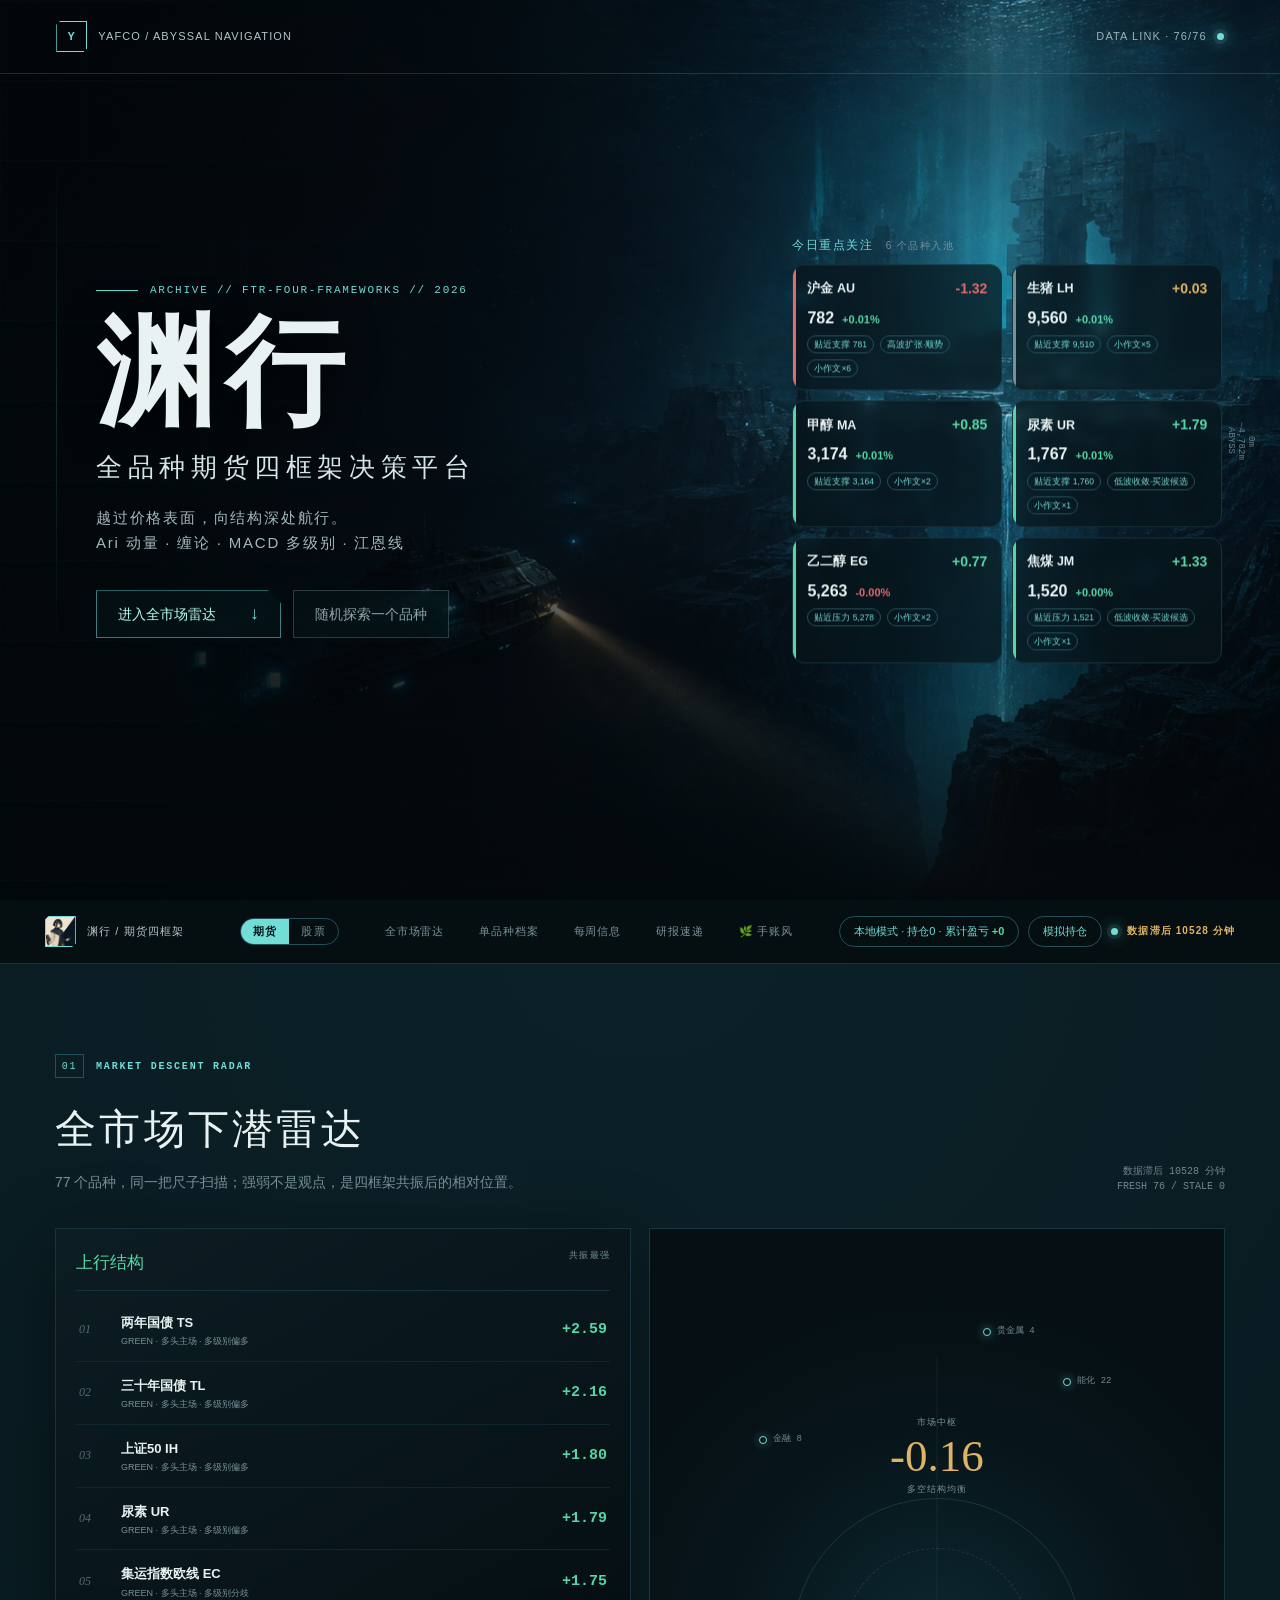
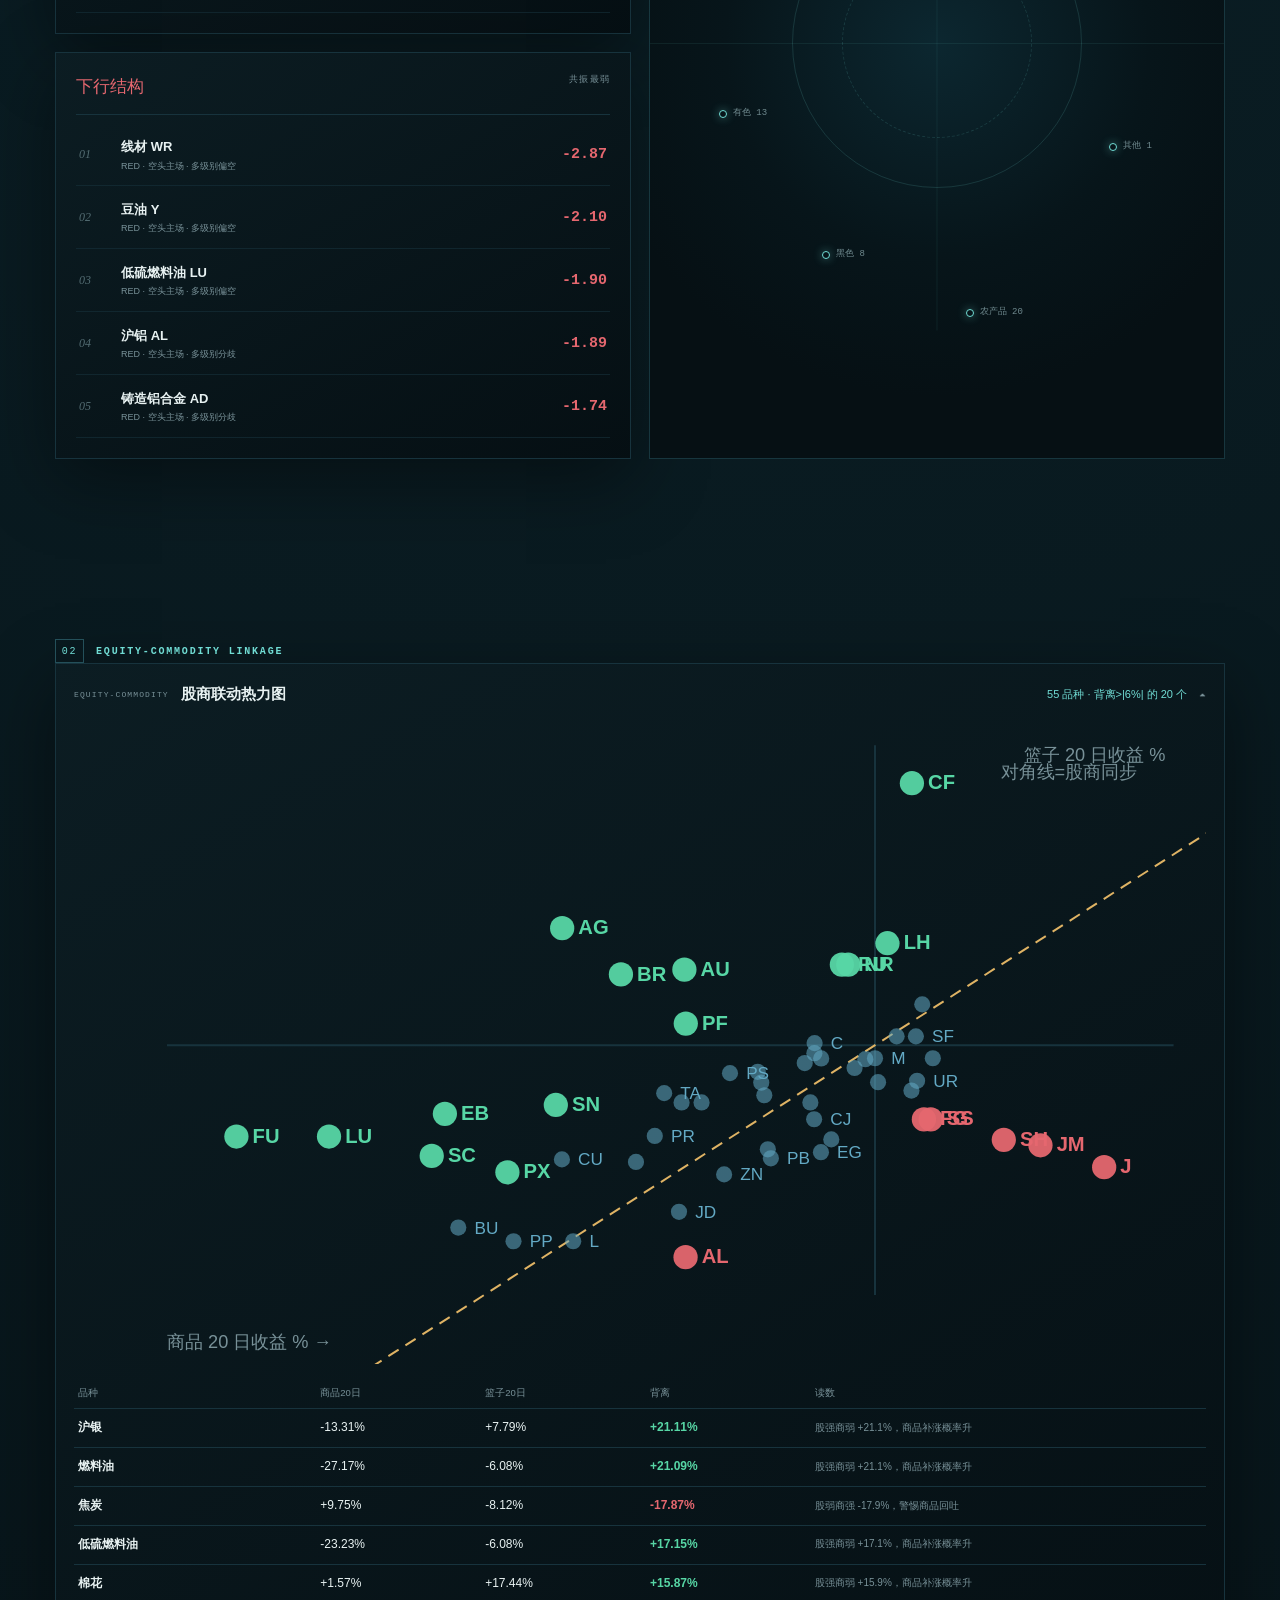
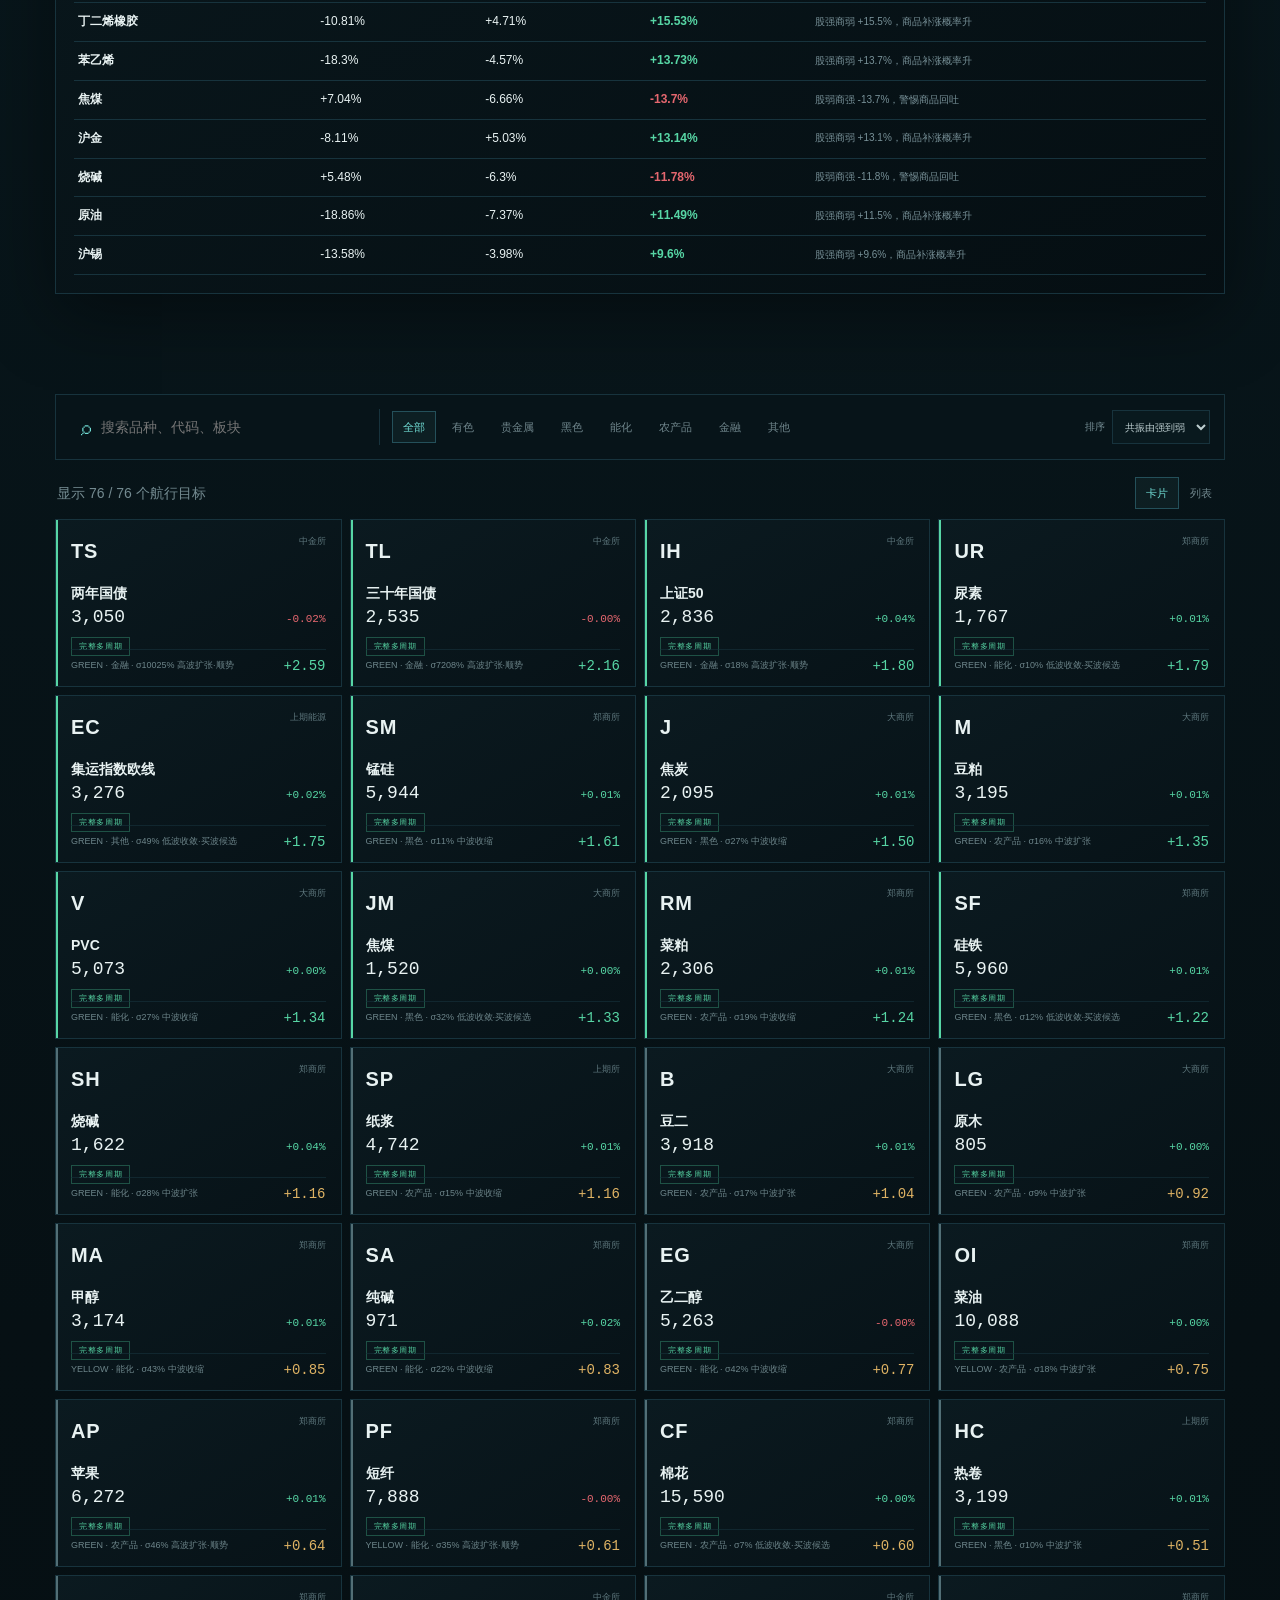
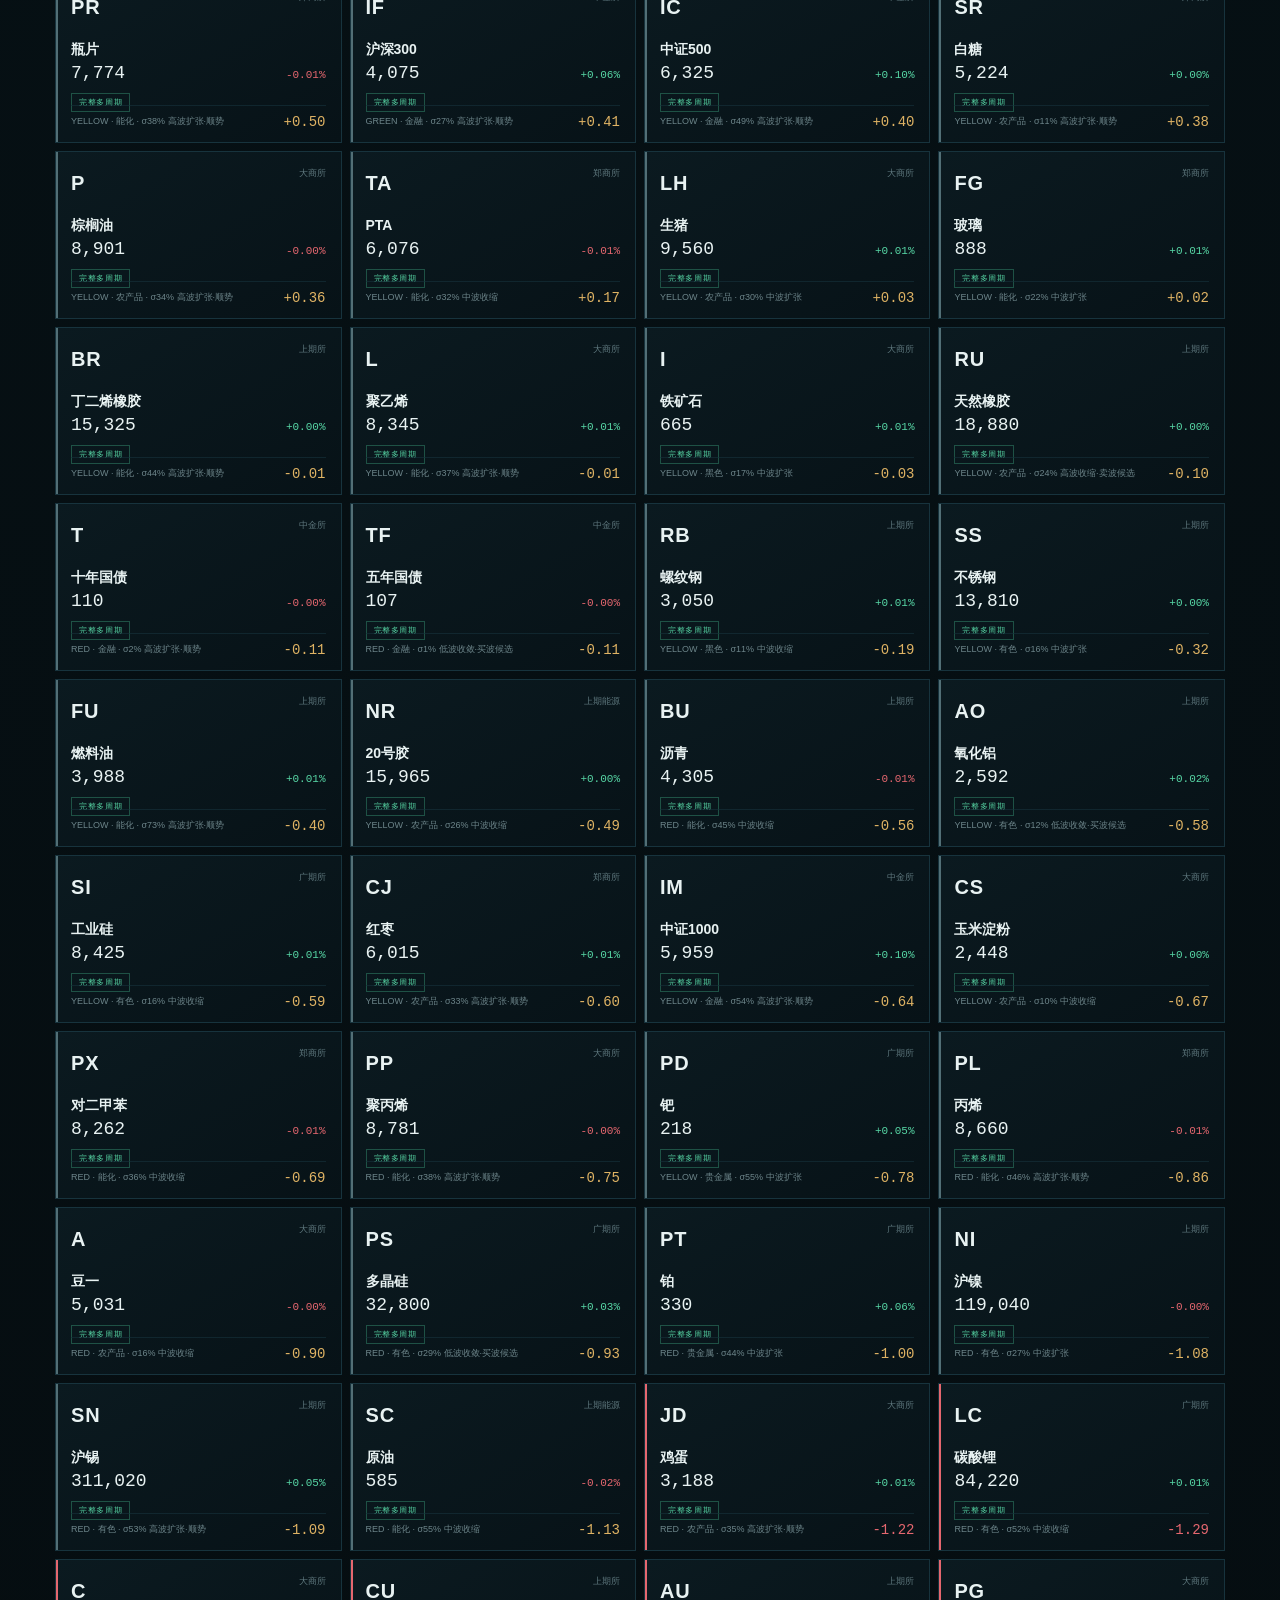
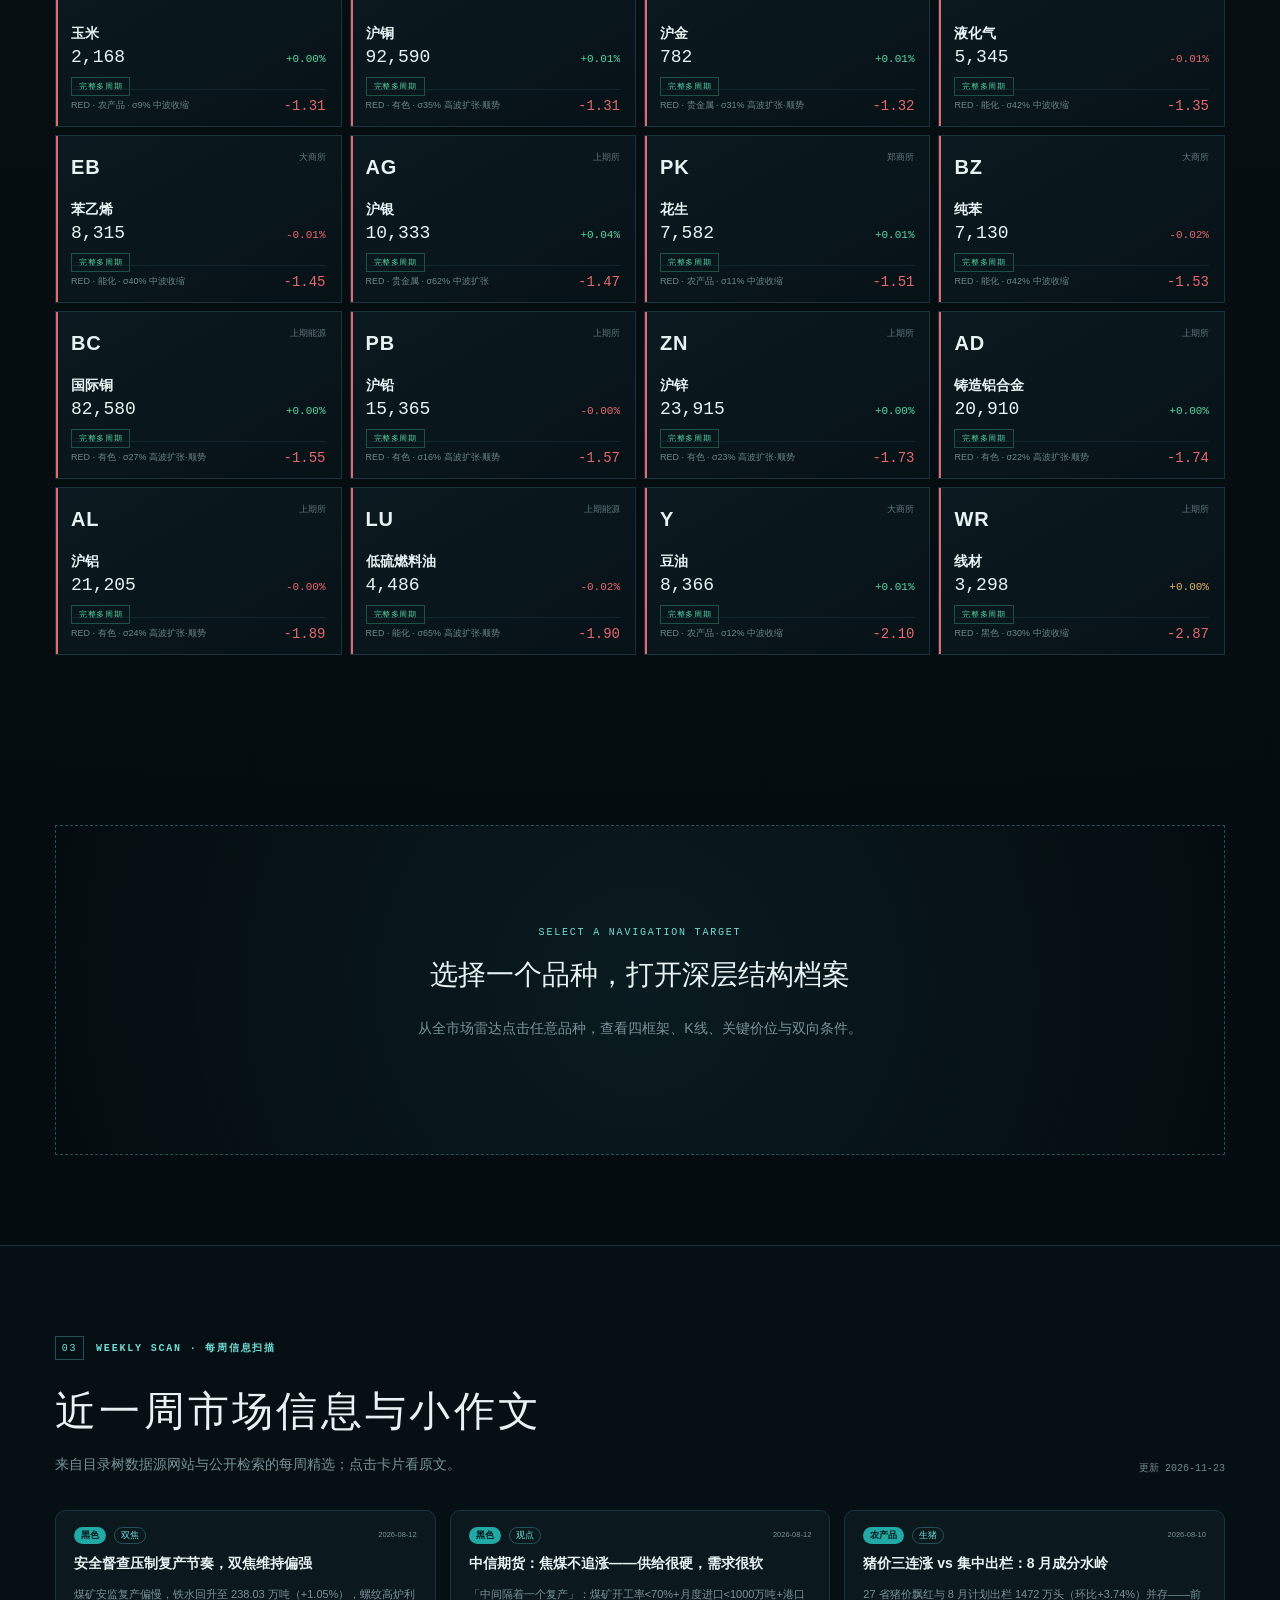
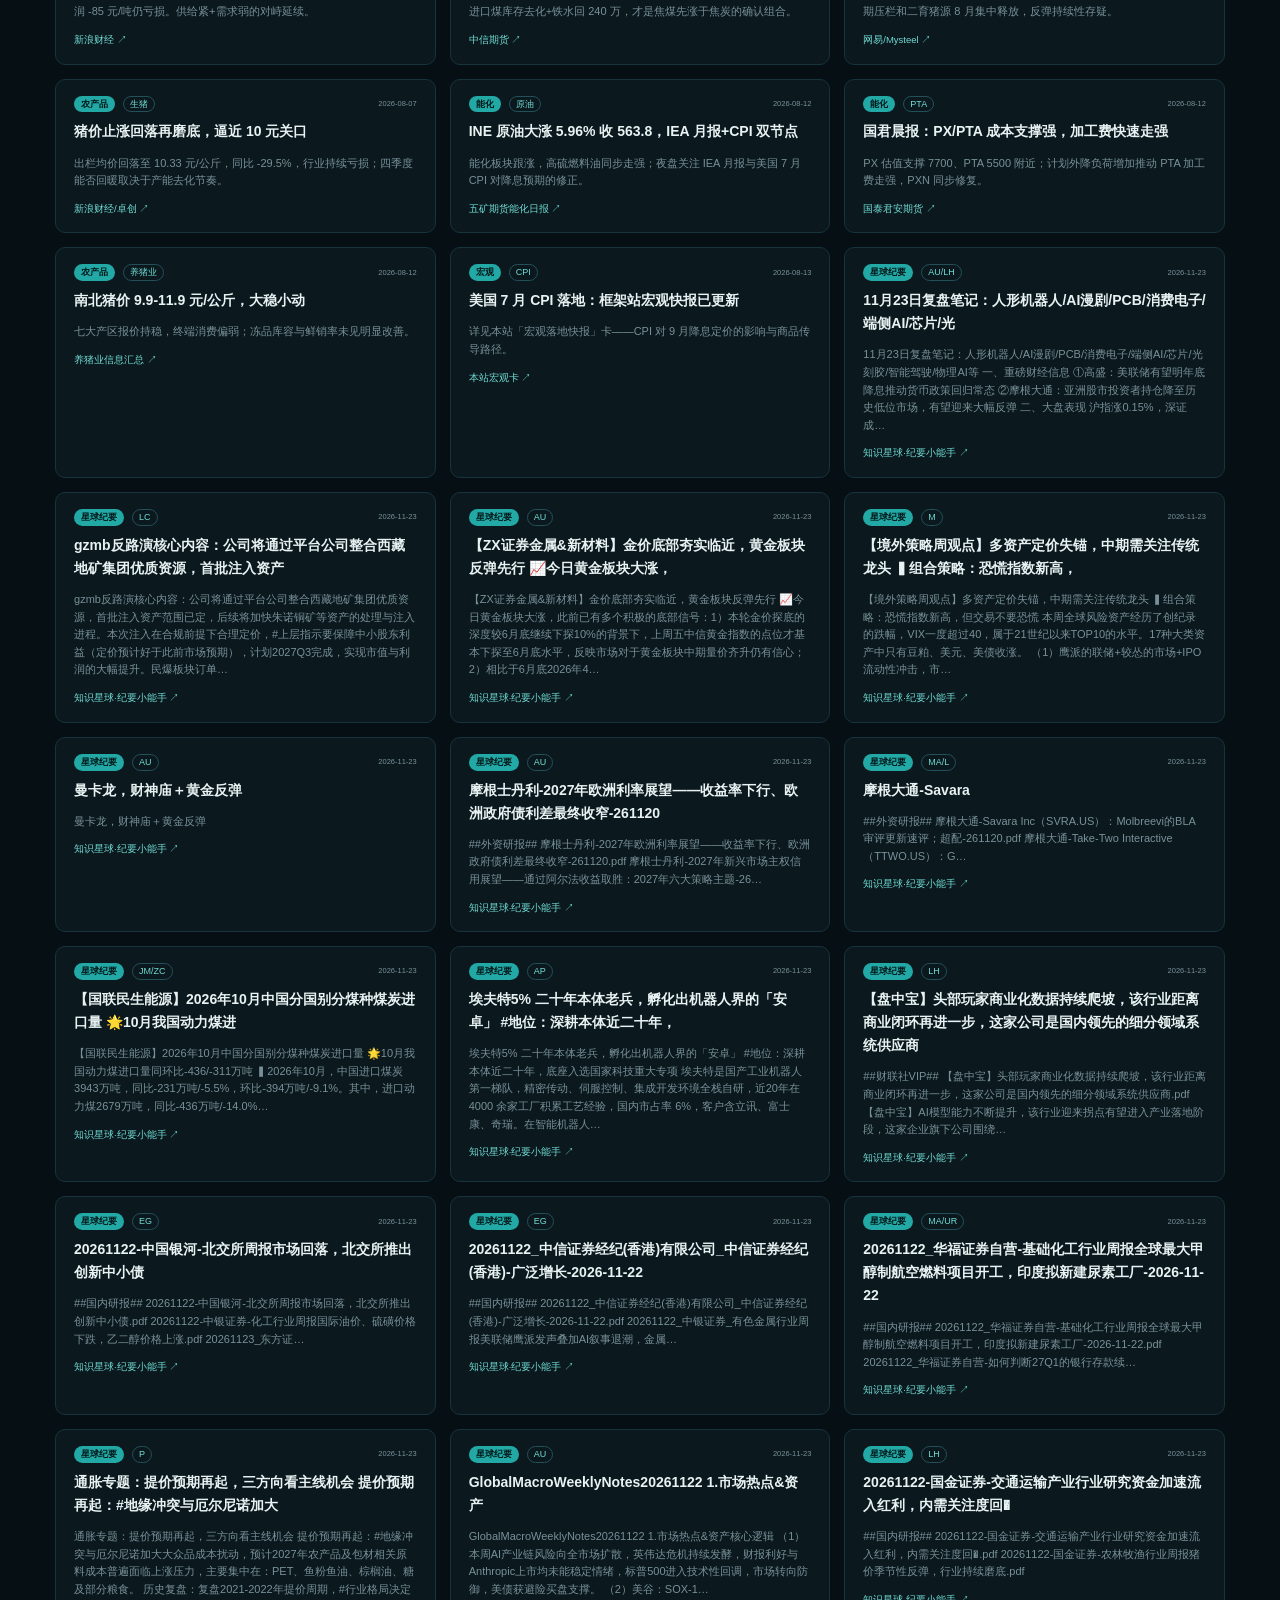
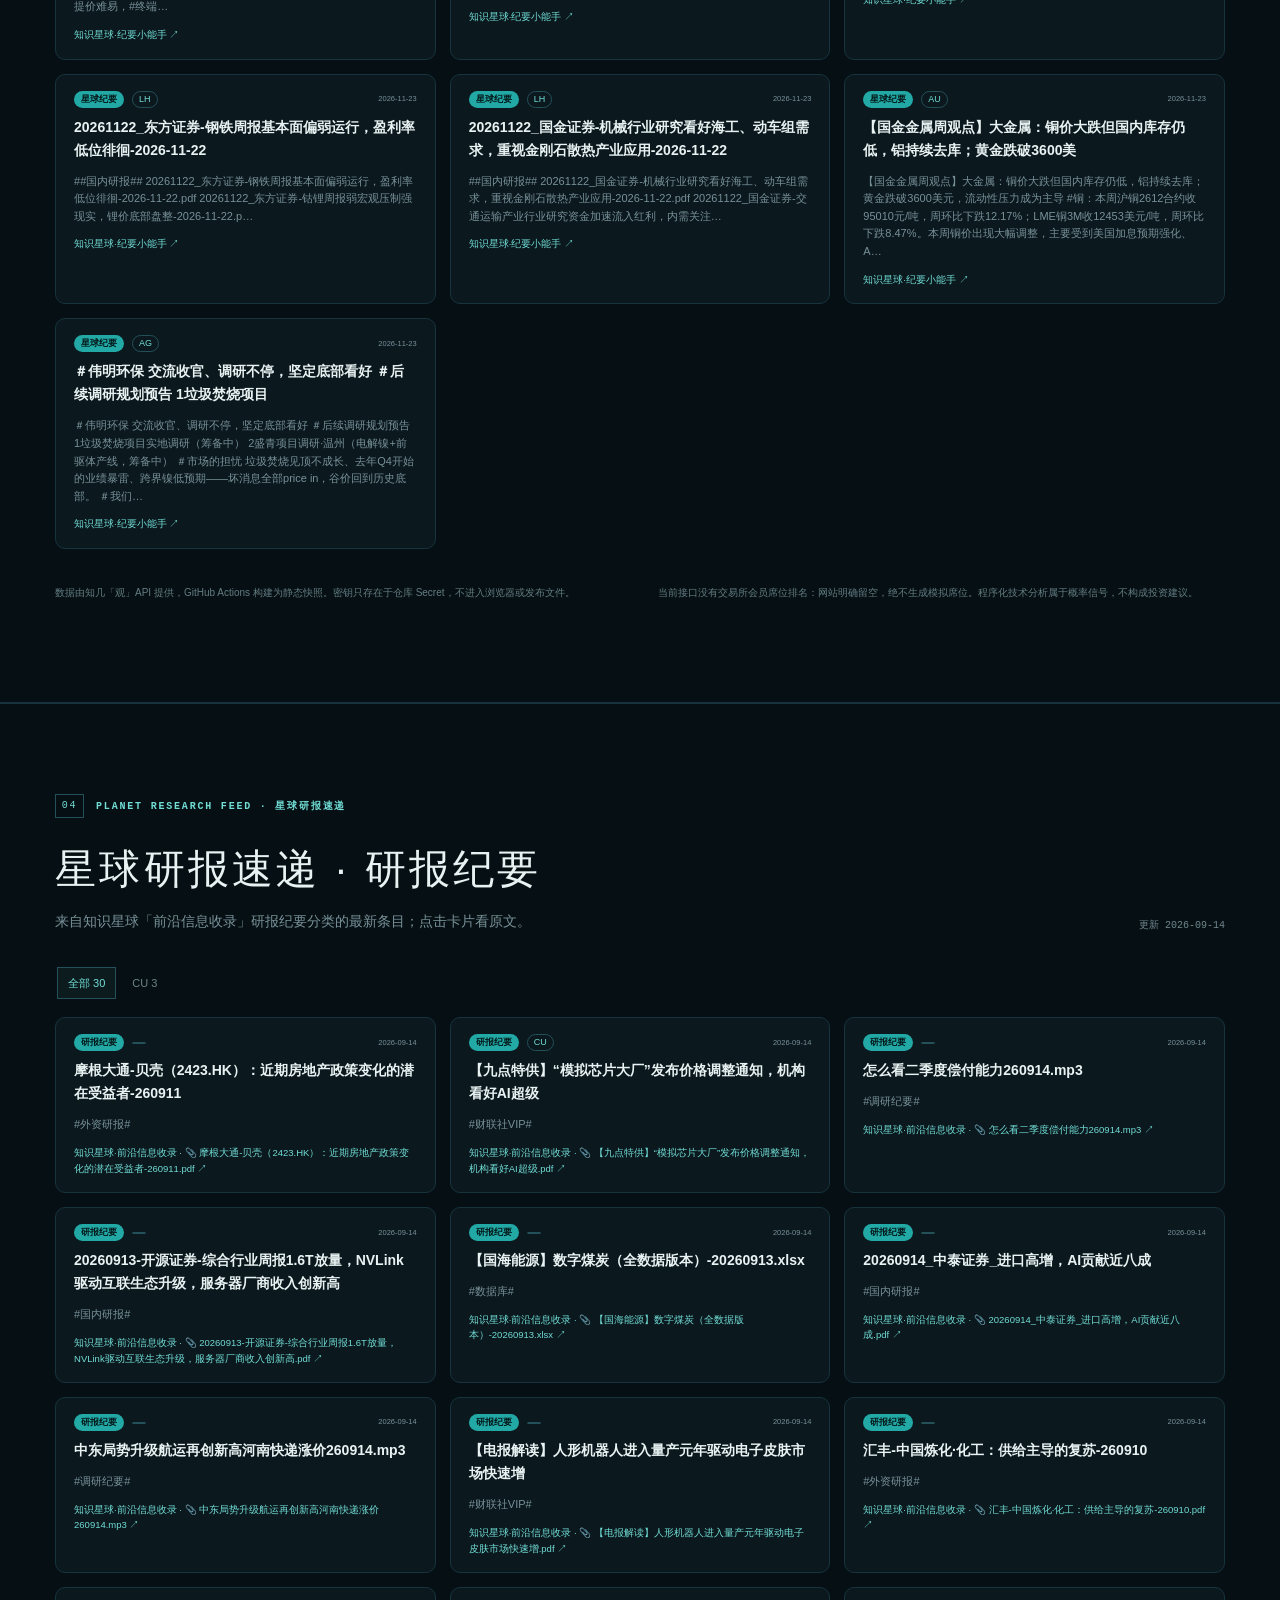
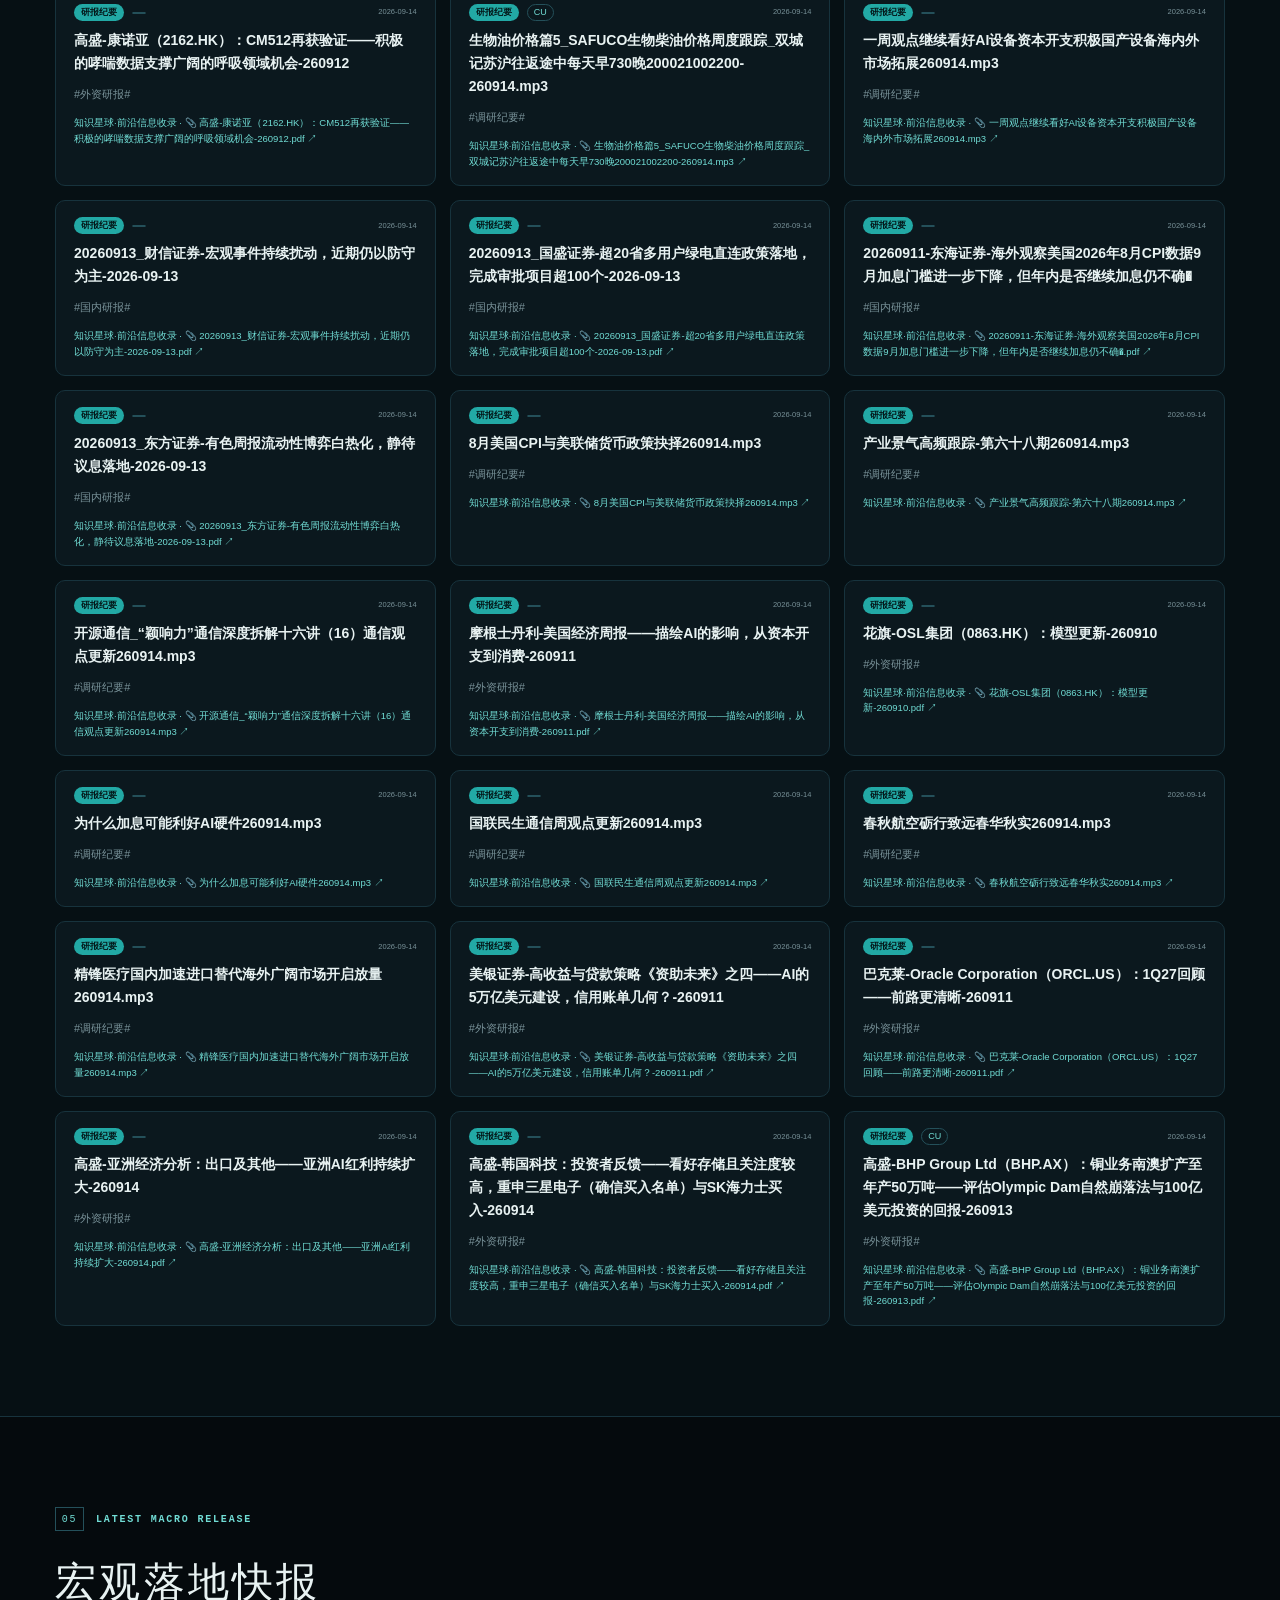
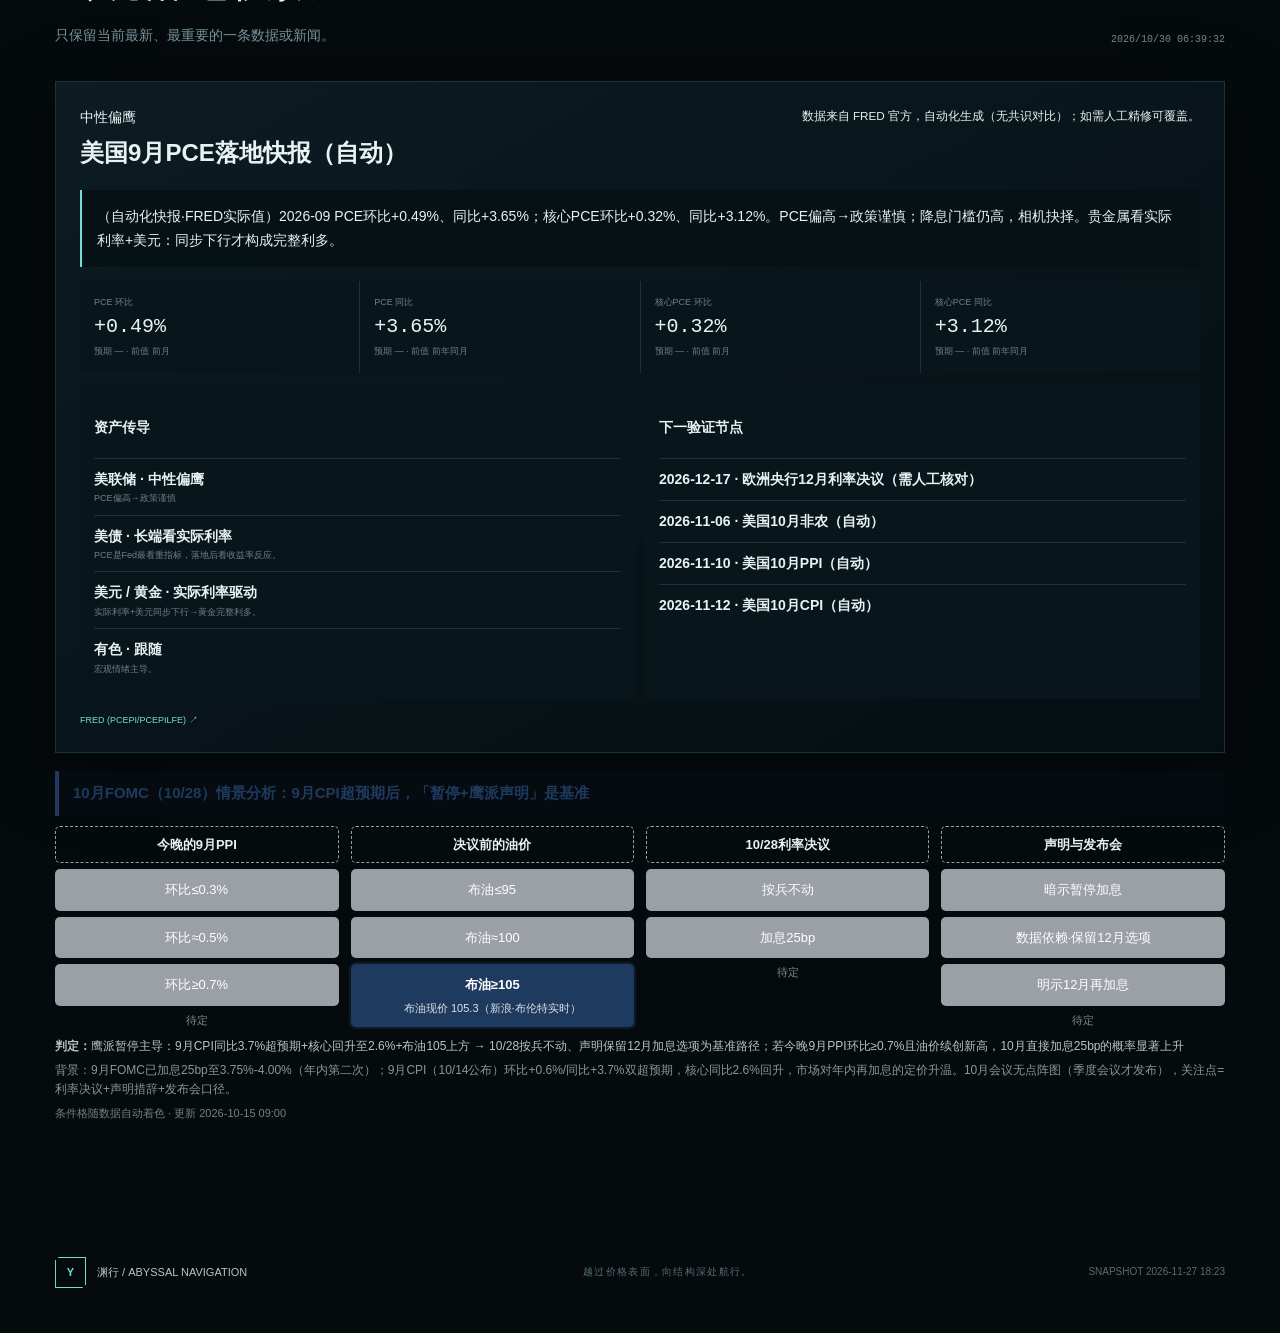
<file: index.html>
<!doctype html>
<html lang="zh-CN">
<head>
  <meta charset="utf-8">
  <meta name="viewport" content="width=device-width, initial-scale=1, viewport-fit=cover">
  <meta name="theme-color" content="#071116">
  <meta name="mobile-web-app-capable" content="yes">
  <meta name="apple-mobile-web-app-capable" content="yes">
  <meta name="apple-mobile-web-app-status-bar-style" content="black-translucent">
  <meta name="apple-mobile-web-app-title" content="渊行">
  <meta name="robots" content="noindex,nofollow,noarchive,nosnippet,noimageindex">
  <meta name="referrer" content="no-referrer">
  <meta http-equiv="Content-Security-Policy" content="default-src 'self'; script-src 'self'; style-src 'self' 'unsafe-inline'; img-src 'self' data:; connect-src 'self'; object-src 'none'; base-uri 'none'; frame-ancestors 'none'; form-action 'self'; upgrade-insecure-requests">
  <meta name="description" content="全品种期货四框架技术决策平台：Ari 动量、缠论、MACD 多级别、江恩线。">
  <title>渊行 · 全品种期货四框架</title>
  <link rel="manifest" href="manifest.webmanifest">
  <link rel="icon" type="image/png" sizes="32x32" href="assets/favicon-32.png">
  <link rel="apple-touch-icon" sizes="180x180" href="assets/apple-touch-icon.png">
  <link rel="preload" href="assets/abyss-voyage-cover.png" as="image">
  <link rel="stylesheet" href="styles.css">
  <link rel="stylesheet" href="mobile.css">
  <link rel="stylesheet" href="styles.journal.css">
  <style>
    .data-badge{display:inline-flex;width:max-content;margin-top:10px;padding:3px 7px;border:1px solid;font:8px Consolas,monospace;letter-spacing:.08em}
    .data-badge.official{color:var(--green);border-color:rgba(71,193,146,.35)}
    .data-badge.proxy{color:var(--amber);border-color:rgba(219,186,107,.35)}
    .quality-warning{color:var(--amber)!important}
  </style>
</head>
<body>
  <section class="access-gate" id="accessGate" aria-live="polite">
    <div class="access-box">
      <span>YAFCO / ACCESS CONTROL</span>
      <h1 id="accessTitle">校验航行权限</h1>
      <p id="accessMessage">正在读取北京时间访问窗口……</p>
      <form id="accessForm" class="hidden" autocomplete="off"><input id="accessPassword" type="password" placeholder="输入当前时段密码" maxlength="32" required><button type="submit">进入渊行</button></form>
      <small id="accessSchedule">00:00–07:59 维护 · 08:00–08:59 开放 · 09:00–15:59 / 16:00–23:59 分时鉴权</small>
    </div>
  </section>
  <section class="cover" id="cover">
    <div class="cover-image"></div><div class="cover-vignette"></div><div class="cover-grid"></div>
    <nav class="cover-nav"><a class="identity" href="#cover"><i>Y</i><span>YAFCO / ABYSSAL NAVIGATION</span></a><div><span id="coverStatus">等待数据链路</span><span class="live-signal"></span></div></nav>
    <div class="cover-copy">
      <div class="archive-code">ARCHIVE // FTR-FOUR-FRAMEWORKS // 2026</div>
      <h1><span>渊行</span><small>全品种期货四框架决策平台</small></h1>
      <p>越过价格表面，向结构深处航行。<br>Ari 动量 · 缠论 · MACD 多级别 · 江恩线</p>
      <div class="cover-actions"><a class="enter-button" href="#market"><span>进入全市场雷达</span><b>↓</b></a><button id="coverRandom">随机探索一个品种</button></div>
    </div>
    
    <div class="cover-focus"><div class="cover-focus-title">今日重点关注 <em id="focusTime">—</em></div><div class="cover-focus-pool" id="focusPool"></div></div>
    <div class="depth-scale"><span>0m</span><i></i><span>−4,782m</span><i></i><span>ABYSS</span></div>
  </section>

  <main id="market">
    <header class="site-header">
      <a class="identity" href="#cover"><i><img src="assets/favicon-32.png" alt=""></i><span>渊行 / 期货四框架</span></a><span class="side-switch"><a class="on">期货</a><a href="stocks/">股票</a></span>
      <nav><a href="#radar">全市场雷达</a><a href="#detail">单品种档案</a><a href="#method">每周信息</a><a href="#research">研报速递</a><a href="#" id="themeToggle" title="切换 深渊/手账 风格">🌿 手账风</a></nav>
      <div class="header-actions"><button class="acct-btn" id="acctBtn" type="button">登录 / 注册</button><button class="pos-btn hidden" id="posBtn" type="button">模拟持仓</button><button class="install-app hidden" id="installApp" type="button">安装 App</button><div class="header-state"><span class="live-signal"></span><b id="headerUpdated">载入中</b></div></div>
    </header>

    <section class="overview section" id="radar">
      <div class="section-kicker"><span>01</span><b>MARKET DESCENT RADAR</b></div>
      <div class="section-title"><div><h2>全市场下潜雷达</h2><p>77 个品种，同一把尺子扫描；强弱不是观点，是四框架共振后的相对位置。</p></div><div class="build-state" id="buildState">—</div></div>
      <div class="overview-grid">
        <article class="rank-panel bullish"><header><span>上行结构</span><b>共振最强</b></header><div id="bullRank" class="rank-list"></div></article>
        <article class="market-orbit"><div class="orbit-ring ring-a"></div><div class="orbit-ring ring-b"></div><div class="orbit-core"><span>市场中枢</span><b id="marketBalance">—</b><small id="marketBalanceText">计算中</small></div><div id="sectorDots"></div></article>
        <article class="rank-panel bearish"><header><span>下行结构</span><b>共振最弱</b></header><div id="bearRank" class="rank-list"></div></article>
      </div>
    </section>

    <section class="section" id="divlink">
      <div class="section-kicker"><span>02</span><b>EQUITY-COMMODITY LINKAGE</b></div>
      <details class="div-fold dark-panel" open><summary><span>EQUITY-COMMODITY</span><h3>股商联动热力图</h3><em id="divSummary">—</em></summary>
      <div class="div-chart" id="divChart"></div>
      <div class="div-board-head"><span>品种</span><span>商品20日</span><span>篮子20日</span><span>背离</span><span>读数</span></div>
      <div class="div-board" id="divBoard"></div></details>
    </section>
    <section class="scanner section" id="scanner">
      <div class="scanner-toolbar">
        <div class="search-box"><span>⌕</span><input id="searchInput" placeholder="搜索品种、代码、板块"></div>
        <div class="sector-filters" id="sectorFilters"></div>
        <label class="sort-select"><span>排序</span><select id="sortSelect"><option value="score-desc">共振由强到弱</option><option value="score-asc">共振由弱到强</option><option value="change-desc">涨幅由高到低</option><option value="change-asc">跌幅由高到低</option><option value="symbol">代码顺序</option></select></label>
      </div>
      <div class="scanner-summary"><span id="resultCount">—</span><div><button data-view="cards" class="active">卡片</button><button data-view="table">列表</button></div></div>
      <div id="productGrid" class="product-grid"></div>
      <div id="productTable" class="product-table hidden"></div>
    </section>

    <section class="detail section" id="detail">
      <div class="detail-empty" id="detailEmpty"><span>SELECT A NAVIGATION TARGET</span><h2>选择一个品种，打开深层结构档案</h2><p>从全市场雷达点击任意品种，查看四框架、K线、关键价位与双向条件。</p></div>
      <div class="detail-shell hidden" id="detailShell">
        <div class="detail-head">
          <div><div class="detail-code"><span id="detailSector">—</span><b id="detailContract">—</b></div><h2 id="detailName">—</h2><p id="detailSource">—</p></div>
          <div class="detail-price"><strong id="detailPrice">—</strong><span id="detailChange">—</span></div>
          <div class="detail-score"><span>四框架共振</span><b id="detailScore">—</b><em id="detailBias">—</em></div>
          <div class="paper-actions"><button id="paperLong" type="button">开模拟多</button><button id="paperShort" type="button">开模拟空</button></div><button class="close-detail" id="closeDetail">×</button>
        </div>
        <div class="detail-layout">
          <div class="detail-main">
            <article class="chart-panel dark-panel"><header><div><span>PRICE STRUCTURE</span><h3>价格结构航迹</h3></div><div class="chart-tabs" id="chartTabs"><button data-frame="W">周线</button><button data-frame="D" class="active">日线</button><button data-frame="60">60分钟</button><button data-frame="15">15分钟</button></div></header><div id="priceChart" class="price-chart"></div><div class="chart-legend"><span class="up">上涨</span><span class="down">下跌</span><span class="ma5">MA5</span><span class="ma20">MA20</span><span class="ma60">MA60</span></div></article>
            
            <article class="fundamental-card dark-panel hidden" id="fundamentalCard"><header><div><span>FUNDAMENTAL FOCUS</span><h3 id="fundamentalTitle">基本面主要矛盾</h3></div></header><p id="fundamentalThesis">—</p><div class="fund-body"><div class="fund-left"><div class="fundamental-metrics" id="fundamentalMetrics"></div></div><div class="fund-chart" id="fundChart"></div></div><a class="fundamental-link" id="fundamentalLink" href="#" target="_blank" rel="noopener">进入完整基本面框架 <b>↗</b></a></article>
            <details class="framework-fold dark-panel" id="frameworkFold"><summary><span>FOUR FRAMEWORKS</span><h3>四框架明细</h3><em class="fw-sum"><i>Ari <b id="fwAri">—</b></i><i>缠论 <b id="fwChan">—</b></i><i>MACD <b id="fwMacd">—</b></i><i>江恩 <b id="fwGann">—</b></i></em></summary><div class="framework-grid">
              <article class="framework-card" id="ariCard"><header><i>A</i><div><span>ARI MOMENTUM</span><h3>Ari 动量环境</h3></div><b id="ariTone">—</b></header><strong id="ariScore">—</strong><dl id="ariDetail"></dl></article>
              <article class="framework-card" id="chanCard"><header><i>缠</i><div><span>CHAN STRUCTURE</span><h3>缠论结构</h3></div><b id="chanTone">—</b></header><strong id="chanScore">—</strong><dl id="chanDetail"></dl></article>
              <article class="framework-card" id="macdCard"><header><i>M</i><div><span>MULTI-TIMEFRAME</span><h3>MACD 多级别</h3></div><b id="macdTone">—</b></header><strong id="macdScore">—</strong><dl id="macdDetail"></dl></article>
              <article class="framework-card" id="gannCard"><header><i>江</i><div><span>GANN NAVIGATION</span><h3>江恩线</h3></div><b id="gannTone">—</b></header><strong id="gannScore">—</strong><dl id="gannDetail"></dl></article>
            </div></details>
            <details class="equity-fold dark-panel" id="equityFold"><summary><span>EQUITY LINKAGE</span><h3>相关权益联动</h3><em id="equitySummary">—</em></summary><div id="equityBody"></div></details>
            <details class="survey-fold equity-fold dark-panel" id="surveyFold"><summary><span>FIELD SURVEY</span><h3>最新调研纪要及矛盾整理</h3><em id="surveySummary">—</em></summary><div id="surveyBody"></div></details>
            <details class="survey-fold equity-fold dark-panel" id="crossInsightFold"><summary><span>CROSS ASSET</span><h3>跨品种思考</h3><em id="crossInsightSummary">—</em></summary><div id="crossInsightBody"></div></details>
            <details class="survey-fold equity-fold dark-panel" id="premiumFold"><summary><span>MB PREMIUM</span><h3>海外MB升贴水</h3><em id="premiumSummary">—</em></summary><div id="premiumBody"></div></details>
            <details class="essay-fold dark-panel" id="essayFold"><summary><span>RUMOR MILL</span><h3>相关流言</h3><em id="essaySummary">—</em></summary><div id="essayBody"></div></details>
          </div>
          <aside class="decision-rail">
            <article class="strategy-switch dark-panel"><header><div><span>STRATEGY TIMEFRAME</span><h3 id="strategyHorizon">日线 · 波段</h3></div><small id="strategyQuality">默认日线</small></header><div class="chart-tabs" id="strategyTabs"><button data-frame="W">周线</button><button data-frame="D" class="active">日线</button><button data-frame="60">60分钟</button><button data-frame="15">15分钟</button></div></article>
            <article class="left-candidate dark-panel"><header><div><span>LEFT-SIDE WATCHLIST</span><h3>左侧备选机会</h3></div><small>候选 ≠ 确认</small></header><div class="left-candidate-grid"><section class="left-long"><b id="leftLongPriority">—</b><h4>支撑带试多</h4><strong id="leftLongZone">—</strong><p id="leftLongTrigger">—</p><dl id="leftLongDetail"></dl></section><section class="left-short"><b id="leftShortPriority">—</b><h4>压力带试空</h4><strong id="leftShortZone">—</strong><p id="leftShortTrigger">—</p><dl id="leftShortDetail"></dl></section></div><footer>仅在区间出现反转证据后轻仓试错，单笔风险不超过右侧确认仓位的 1/3。</footer></article>
            <details class="decision-card long-card route-fold"><summary><span class="route-tag">LONG ROUTE</span><b id="longPriority" class="route-pri">—</b><h3>做多航线</h3><p id="longTrigger">—</p></summary><dl id="longDetail"></dl><small id="longConfirm">—</small></details>
            <details class="decision-card short-card route-fold"><summary><span class="route-tag">SHORT ROUTE</span><b id="shortPriority" class="route-pri">—</b><h3>做空航线</h3><p id="shortTrigger">—</p></summary><dl id="shortDetail"></dl><small id="shortConfirm">—</small></details>
            
            <article class="levels-card dark-panel"><header><span>DEPTH MARKERS</span><h3>关键深度标尺</h3></header><div id="levelMap"></div></article>
            <article class="truth-card dark-panel"><header><span>SEAT WATCH</span><h3>持仓分析</h3></header><div id="seatRows"></div><div id="seatVol" class="seat-vol">—</div><p class="seat-note" id="truthNote">—</p></article>
          </aside>
        </div>
      </div>
    </section>

    <section class="method section" id="method"><div class="section-kicker"><span>03</span><b>WEEKLY SCAN · 每周信息扫描</b></div><div class="section-title"><div><h2>近一周市场信息与小作文</h2><p>来自目录树数据源网站与公开检索的每周精选；点击卡片看原文。</p></div><div class="build-state" id="newsTime">—</div></div><div class="news-grid" id="newsGrid"></div><div class="provenance"><p>数据由知几「观」API 提供，GitHub Actions 构建为静态快照。密钥只存在于仓库 Secret，不进入浏览器或发布文件。</p><p>当前接口没有交易所会员席位排名：网站明确留空，绝不生成模拟席位。程序化技术分析属于概率信号，不构成投资建议。</p></div></section>
    <section class="method section" id="research"><div class="section-kicker"><span>04</span><b>PLANET RESEARCH FEED · 星球研报速递</b></div><div class="section-title"><div><h2>星球研报速递 · 研报纪要</h2><p>来自知识星球「前沿信息收录」研报纪要分类的最新条目；点击卡片看原文。</p></div><div class="build-state" id="researchTime">—</div></div><div class="sector-filters research-filters" id="researchFilters"></div><div class="news-grid" id="researchGrid"></div></section>
    <section class="macro section" id="macro"><div class="section-kicker"><span>05</span><b>LATEST MACRO RELEASE</b></div><div class="section-title"><div><h2>宏观落地快报</h2><p>只保留当前最新、最重要的一条数据或新闻。</p></div><div class="build-state" id="macroTime">—</div></div><article class="macro-card dark-panel"><header><div><span id="macroStance">—</span><h3 id="macroTitle">载入中</h3></div><small id="macroVerify">—</small></header><p id="macroConclusion">—</p><div class="macro-metrics" id="macroMetrics"></div><div class="macro-grid"><section><h4>资产传导</h4><div id="macroTransmission"></div></section><section><h4>下一验证节点</h4><div id="macroNext"></div></section></div><footer id="macroSources"></footer></article><div class="fomc-tree" id="fomcTree"></div></section>
  </main>
  <footer><a class="identity" href="#cover"><i>Y</i><span>渊行 / ABYSSAL NAVIGATION</span></a><p>越过价格表面，向结构深处航行。</p><span id="footerUpdated">—</span></footer>
  <div class="loading-screen" id="loadingScreen"><div class="sonar"><i></i></div><span>建立全市场数据链路</span></div>
  <div class="toast" id="toast"></div>
  <nav class="mobile-nav" aria-label="手机端主导航"><a href="#radar"><span>⌁</span><b>雷达</b></a><a href="#scanner"><span>⌕</span><b>品种</b></a><a href="#detail"><span>◇</span><b>档案</b></a><a href="#method"><span>四</span><b>框架</b></a></nav>
  <div class="acct-modal hidden" id="acctModal"><div class="acct-box">
<h3>手机号登录 / 注册</h3><p>未注册的手机号将自动创建账号</p>
<input id="acctPhone" placeholder="手机号" maxlength="11" inputmode="numeric">
<input id="acctPass" type="password" placeholder="密码（至少 6 位）" maxlength="32">
<input id="acctName" placeholder="昵称（注册时填，可留空）" maxlength="24">
<div class="acct-err" id="acctError"></div>
<div class="acct-actions"><button id="acctEnter" type="button">进入</button><button id="acctCancel" type="button">取消</button></div>
<small>已有账户的用户名密码体系与访问时段门禁互相独立。</small>
<button class="acct-logout" id="acctLogoutBtn" type="button">退出当前账号</button>
</div></div>
<div class="pos-panel hidden" id="posPanel"><header><h3>模拟持仓</h3><button id="posClose" type="button">×</button></header><div id="posBody"></div></div>
<script src="auth.js"></script>
<script src="account.js"></script>
  <script src="app.js"></script>
</body>
</html>
</file>
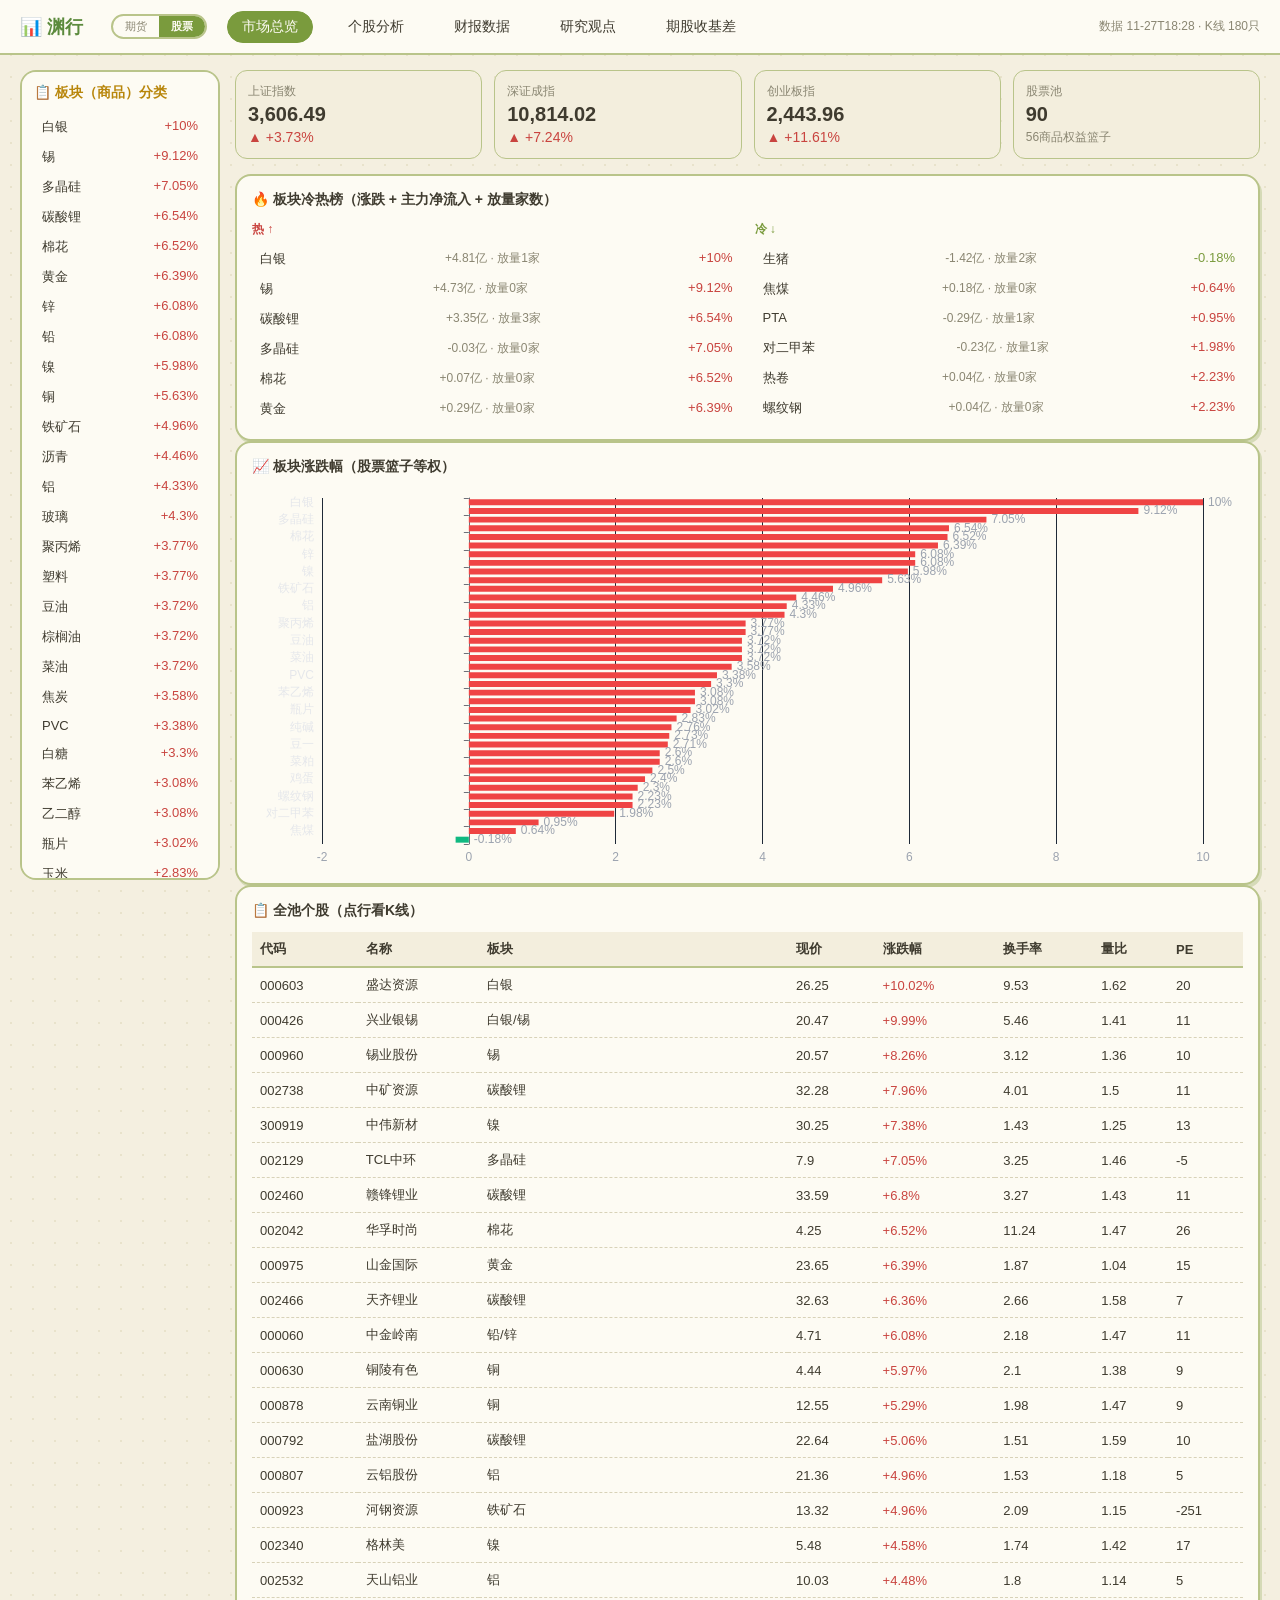
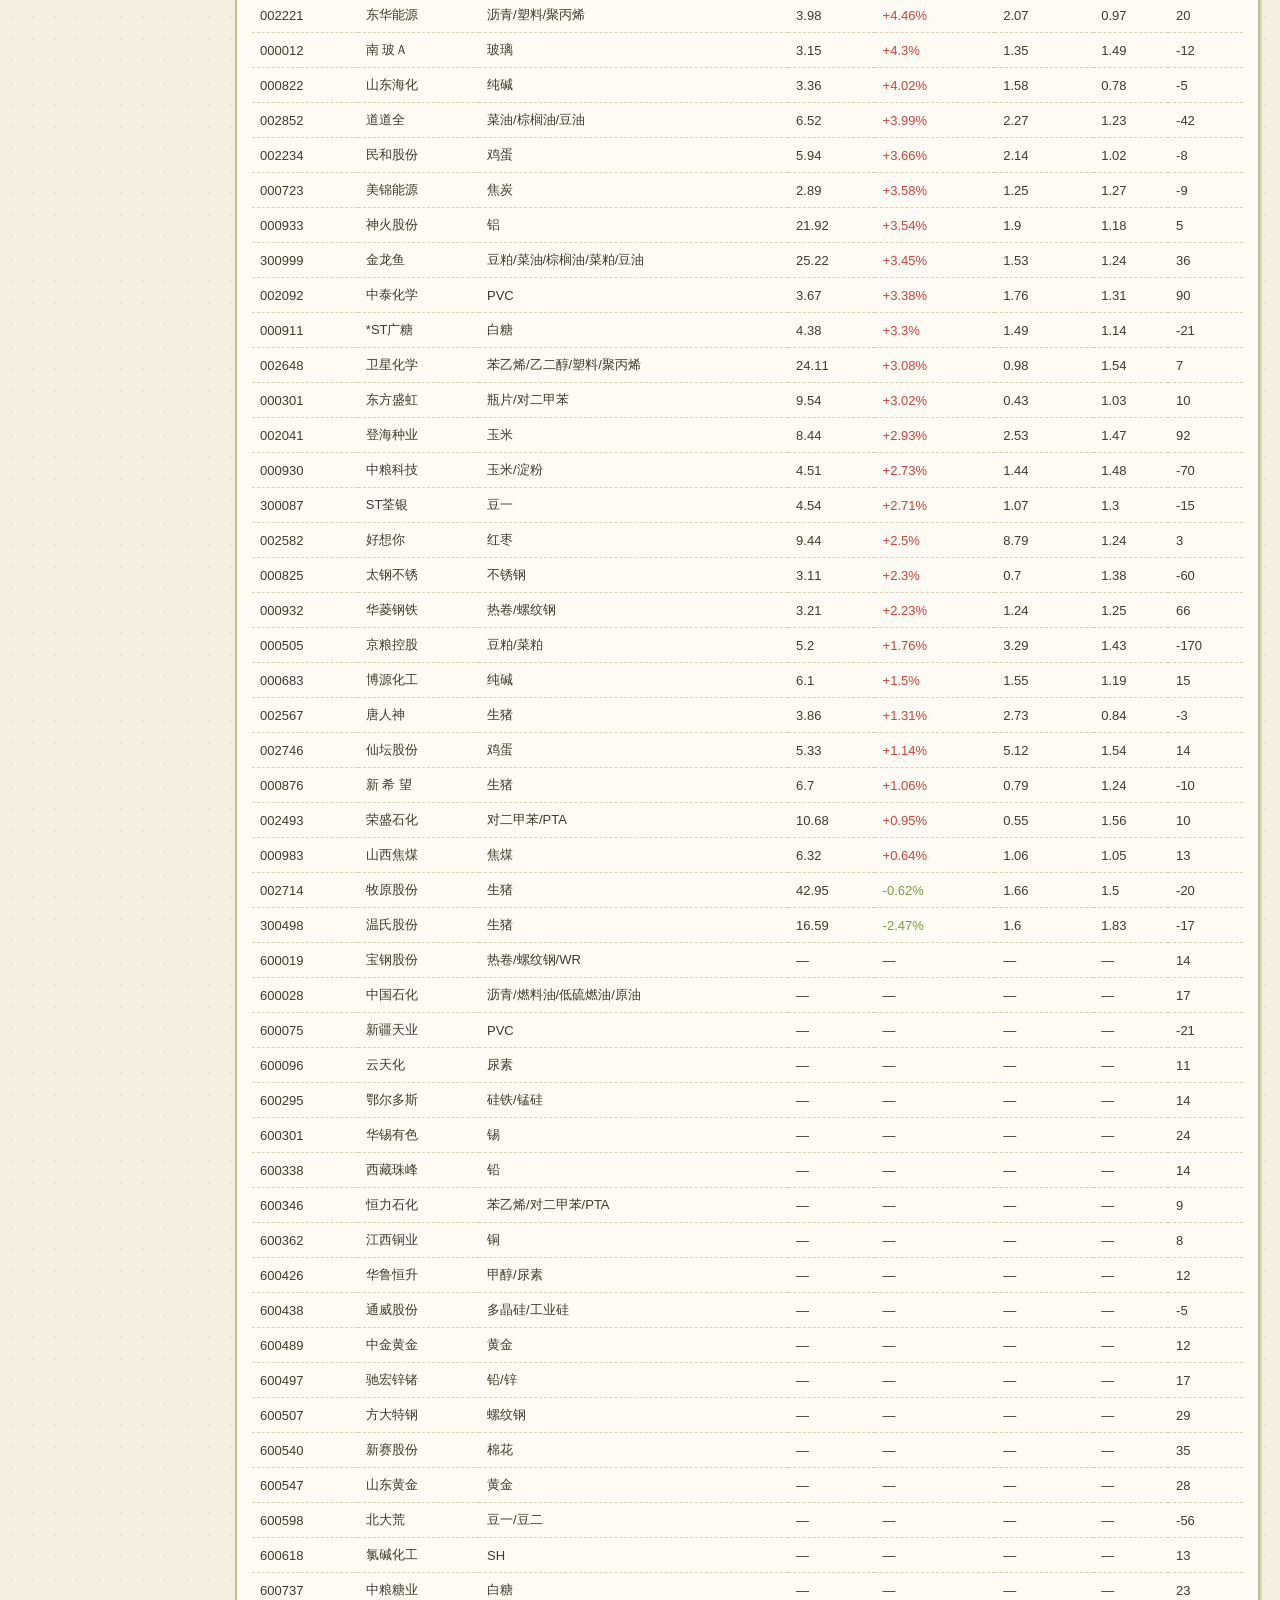
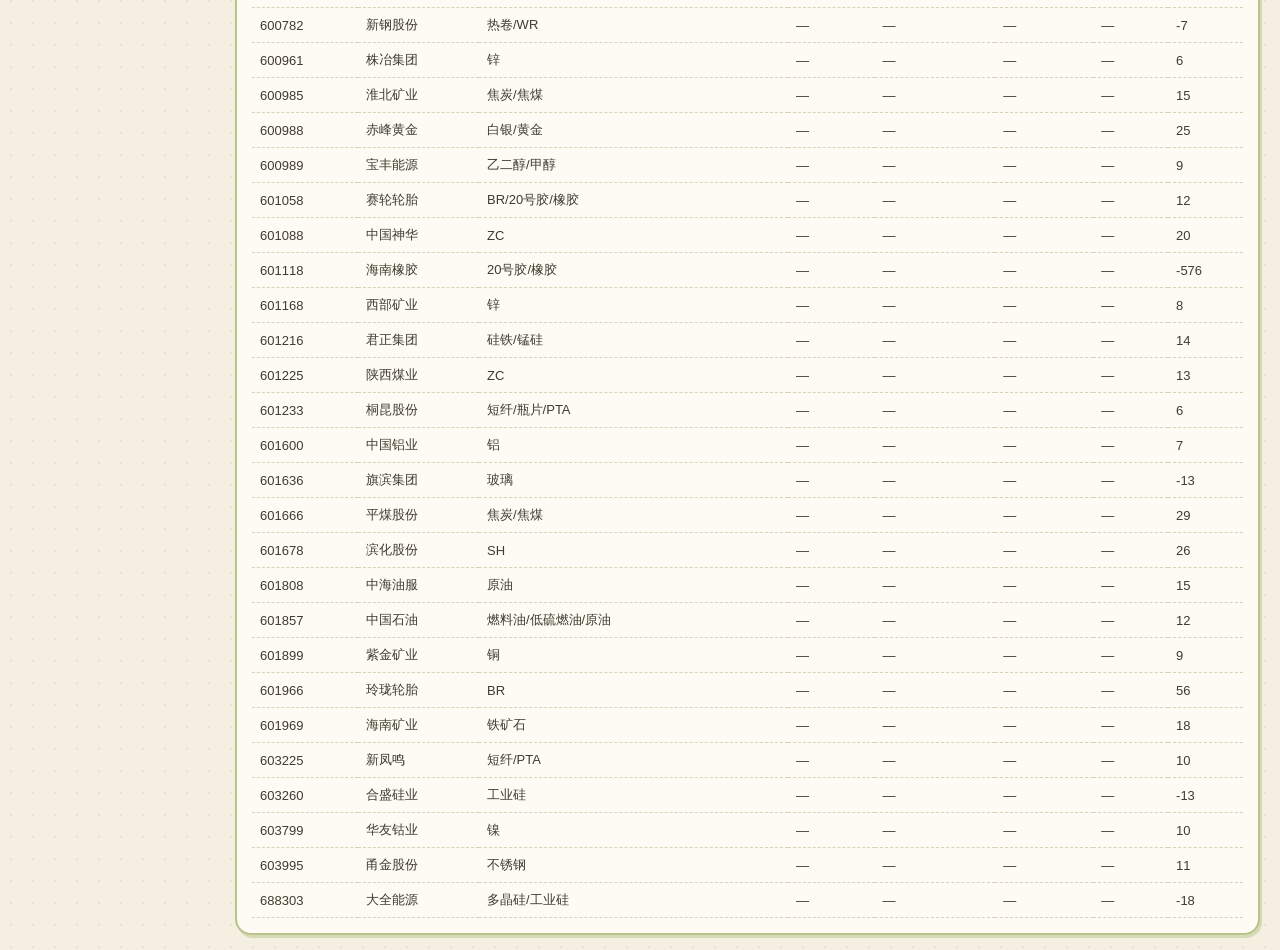
<file: stocks/index.html>
<!DOCTYPE html>
<html lang="zh-CN">
<head>
<meta charset="UTF-8">
<meta name="viewport" content="width=device-width, initial-scale=1.0">
<title>渊行权益 · 全股票技术图形分析</title>
<link rel="icon" href="../assets/favicon-32.png">
<script src="../assets/echarts.min.js"></script>
<style>
:root{--bg:#f4efe0;--card:#fdfbf3;--border:#b9c48a;--text:#3f3b2f;--sub:#8a8672;--blue:#5b8a3c;--green:#7a9b3d;--red:#c9443f;--yellow:#b8860b;--panel:#f3eedd}
*{margin:0;padding:0;box-sizing:border-box}
body{font-family:'PingFang SC','Microsoft YaHei',sans-serif;background:var(--bg);color:var(--text);font-size:14px;background-image:radial-gradient(#e8e2cb 1px,transparent 1px);background-size:22px 22px}
.navbar{background:#fdfbf3;border-bottom:2px solid var(--border);padding:0 20px;position:sticky;top:0;z-index:100;display:flex;align-items:center;height:55px;gap:20px;overflow-x:auto}
.logo{font-weight:bold;font-size:18px;color:var(--blue);white-space:nowrap;cursor:pointer}
.nav-item{cursor:pointer;padding:6px 14px;border-radius:999px;white-space:nowrap;border:1.5px solid transparent}
.nav-item:hover{border-color:var(--border);color:var(--blue)}
.nav-item.active{background:var(--green);color:#fdfbf3;border-color:var(--green)}
.nav-item a{color:inherit;text-decoration:none}
.side-switch{display:inline-flex;border:2px solid var(--border);border-radius:999px;overflow:hidden;margin-left:8px;background:#fdfbf3}
.side-switch a{padding:3px 12px;font-size:11px;color:var(--sub);text-decoration:none;cursor:pointer}
.side-switch a.on{background:var(--green);color:#fdfbf3;font-weight:700}
.main{max-width:1400px;margin:15px auto;padding:0 20px;display:grid;grid-template-columns:200px 1fr;gap:15px}
.sidebar{background:var(--card);border:2px solid var(--border);border-radius:16px;padding:12px;height:fit-content;position:sticky;top:70px;max-height:calc(100vh - 90px);overflow-y:auto}
.sidebar-title{font-weight:bold;color:var(--yellow);margin-bottom:10px}
.sector-item{padding:6px 8px;cursor:pointer;border-radius:8px;display:flex;justify-content:space-between;font-size:13px;gap:6px}
.sector-item:hover{background:var(--panel)}
.sector-item.active{background:var(--green);color:#fdfbf3}
.up{color:var(--red)}.down{color:var(--green)}
.content{display:flex;flex-direction:column;gap:15px}
.card{background:var(--card);border:2px solid var(--border);border-radius:16px;padding:15px;box-shadow:2px 3px 0 rgba(122,155,61,.25)}
.card-title{font-weight:bold;margin-bottom:12px;display:flex;justify-content:space-between;flex-wrap:wrap;gap:8px}
.overview-grid{display:grid;grid-template-columns:repeat(auto-fit,minmax(170px,1fr));gap:12px;margin-bottom:15px}
.metric{background:var(--panel);padding:12px;border-radius:12px;border:1.5px solid var(--border)}
.metric-label{font-size:12px;color:var(--sub)}
.metric-value{font-size:20px;font-weight:bold;margin:3px 0}
.chart-box{width:100%;height:380px}
.chart-tall{height:460px}
table{width:100%;border-collapse:collapse;font-size:13px}
th{background:var(--panel);padding:8px;text-align:left;border-bottom:2px solid var(--border);cursor:pointer;white-space:nowrap}
td{padding:8px;border-bottom:1px dashed #d8d2b8;white-space:nowrap}
tr:hover{background:var(--panel)}
tr.stock-row{cursor:pointer}
button{background:var(--blue);color:#fdfbf3;border:none;padding:6px 14px;border-radius:999px;cursor:pointer;font-size:12px;margin:0 2px}
button.active{background:var(--green)}
select,input[type=text]{background:#fdfbf3;border:1.5px solid var(--border);border-radius:8px;padding:5px 8px;color:var(--text);font-size:12px}
.hidden{display:none!important}
.muted{color:var(--sub);font-size:12px}
.hl{background:#e9f0d8;font-weight:700}
@media (max-width:768px){.main{grid-template-columns:1fr}.sidebar{position:static;max-height:none}}
</style>
</head>
<body>
<nav class="navbar">
  <div class="logo" onclick="location.href='../index.html'">📊 渊行</div><span class="side-switch"><a href="../index.html">期货</a><a class="on">股票</a></span>
  <div class="nav-item active" data-page="overview">市场总览</div>
  <div class="nav-item" data-page="stocks">个股分析</div>
  <div class="nav-item" data-page="financials">财报数据</div>
  <div class="nav-item" data-page="research">研究观点</div>
  <div class="nav-item"><a href="./basis.html">期股收基差</a></div>
  <div class="muted" id="updatedAt" style="margin-left:auto"></div>
</nav>
<div class="main">
  <div class="sidebar">
    <div class="sidebar-title">📋 板块（商品）分类</div>
    <div id="sectorList"><div class="muted">加载中…</div></div>
  </div>
  <div class="content">
    <div id="page-overview">
      <div class="overview-grid" id="indexGrid"></div>
      <div class="card"><div class="card-title">🔥 板块冷热榜（涨跌 + 主力净流入 + 放量家数）</div>
        <div style="display:grid;grid-template-columns:1fr 1fr;gap:14px">
          <div><div class="muted" style="color:var(--red);font-weight:bold;margin-bottom:6px">热 ↑</div><div id="hotList"></div></div>
          <div><div class="muted" style="color:var(--green);font-weight:bold;margin-bottom:6px">冷 ↓</div><div id="coldList"></div></div>
        </div></div>
      <div class="card"><div class="card-title">📈 板块涨跌幅（股票篮子等权）</div><div class="chart-box" id="sectorBar"></div></div>
      <div class="chart-row card"><div class="card-title">📋 全池个股（点行看K线）</div>
        <table><thead><tr><th data-k="code">代码</th><th data-k="name">名称</th><th data-k="sec">板块</th><th data-k="price">现价</th><th data-k="chg">涨跌幅</th><th data-k="turnover">换手率</th><th data-k="vol_ratio">量比</th><th data-k="pe">PE</th></tr></thead><tbody id="allStockBody"></tbody></table>
      </div>
    </div>
    <div id="page-financials" class="hidden">
      <div class="card"><div class="card-title">📊 业绩弹性测算（简化模型：Δ净利=Δ价×产量×(1-25%税)）</div>
        <div style="display:flex;gap:10px;align-items:center;margin-bottom:10px;flex-wrap:wrap">
          <span class="muted">公司</span><select id="elaCompany"></select>
          <span class="muted" id="elaMeta"></span>
        </div>
        <table><thead><tr><th>品种价格(元/吨)</th><th>归母净利(亿)</th><th>PE(倍)</th><th>股息率</th></tr></thead><tbody id="elaBody"></tbody></table>
        <div class="muted" style="margin-top:8px">⚠️ 一阶简化测算：价格变动全额落利润、产量=近四季实际、分红比例参考华泰口径；不含成本联动/套保/少数股东损益，仅作弹性排序参考。</div>
      </div>
      <div class="card"><div class="card-title">📋 公司产量数据库（财报跟踪平台口径）</div>
        <div style="margin-bottom:8px"><input type="text" id="finSearch" placeholder="搜索公司/品种…"></div>
        <div style="max-height:520px;overflow:auto"><table><thead><tr><th>品种</th><th>板块</th><th>公司</th><th>最新期</th><th>产量</th><th>同比</th><th>指引/备注</th></tr></thead><tbody id="finBody"></tbody></table></div>
      </div>
    </div>
    <div id="page-research" class="hidden">
      <div class="card"><div class="card-title">💬 研究观点 · 小作文聚合（知识星球）</div><div id="researchBody" style="font-size:13px;line-height:1.8"></div></div>
    </div>
    <div id="page-stocks" class="hidden">
      <div class="card"><div class="card-title"><span id="klineTitle">📈 选择个股</span>
        <div><button class="active" data-per="D">日线</button><button data-per="W">周线</button><button data-per="M">月线</button></div></div>
        <div class="chart-box chart-tall" id="klineChart"></div></div>
      <div class="card"><div class="card-title">📊 MACD / RSI</div><div class="chart-box" id="indicatorChart"></div></div>
      <div class="card"><div class="card-title">📰 相关小作文（知识星球）<span class="muted" id="essayInfo"></span></div><div id="essayBody" style="font-size:13px;line-height:1.7"></div></div>
      <div class="card"><div class="card-title">📋 <span id="sectorStockTitle">板块个股</span></div>
        <table><thead><tr><th data-k="code">代码</th><th data-k="name">名称</th><th data-k="price">现价</th><th data-k="chg">涨跌幅</th><th data-k="turnover">换手率</th><th data-k="vol_ratio">量比</th><th data-k="pe">PE</th></tr></thead><tbody id="sectorStockBody"></tbody></table></div>
    </div>
  </div>
</div>
<script src="app.js"></script>
</body>
</html>
</file>
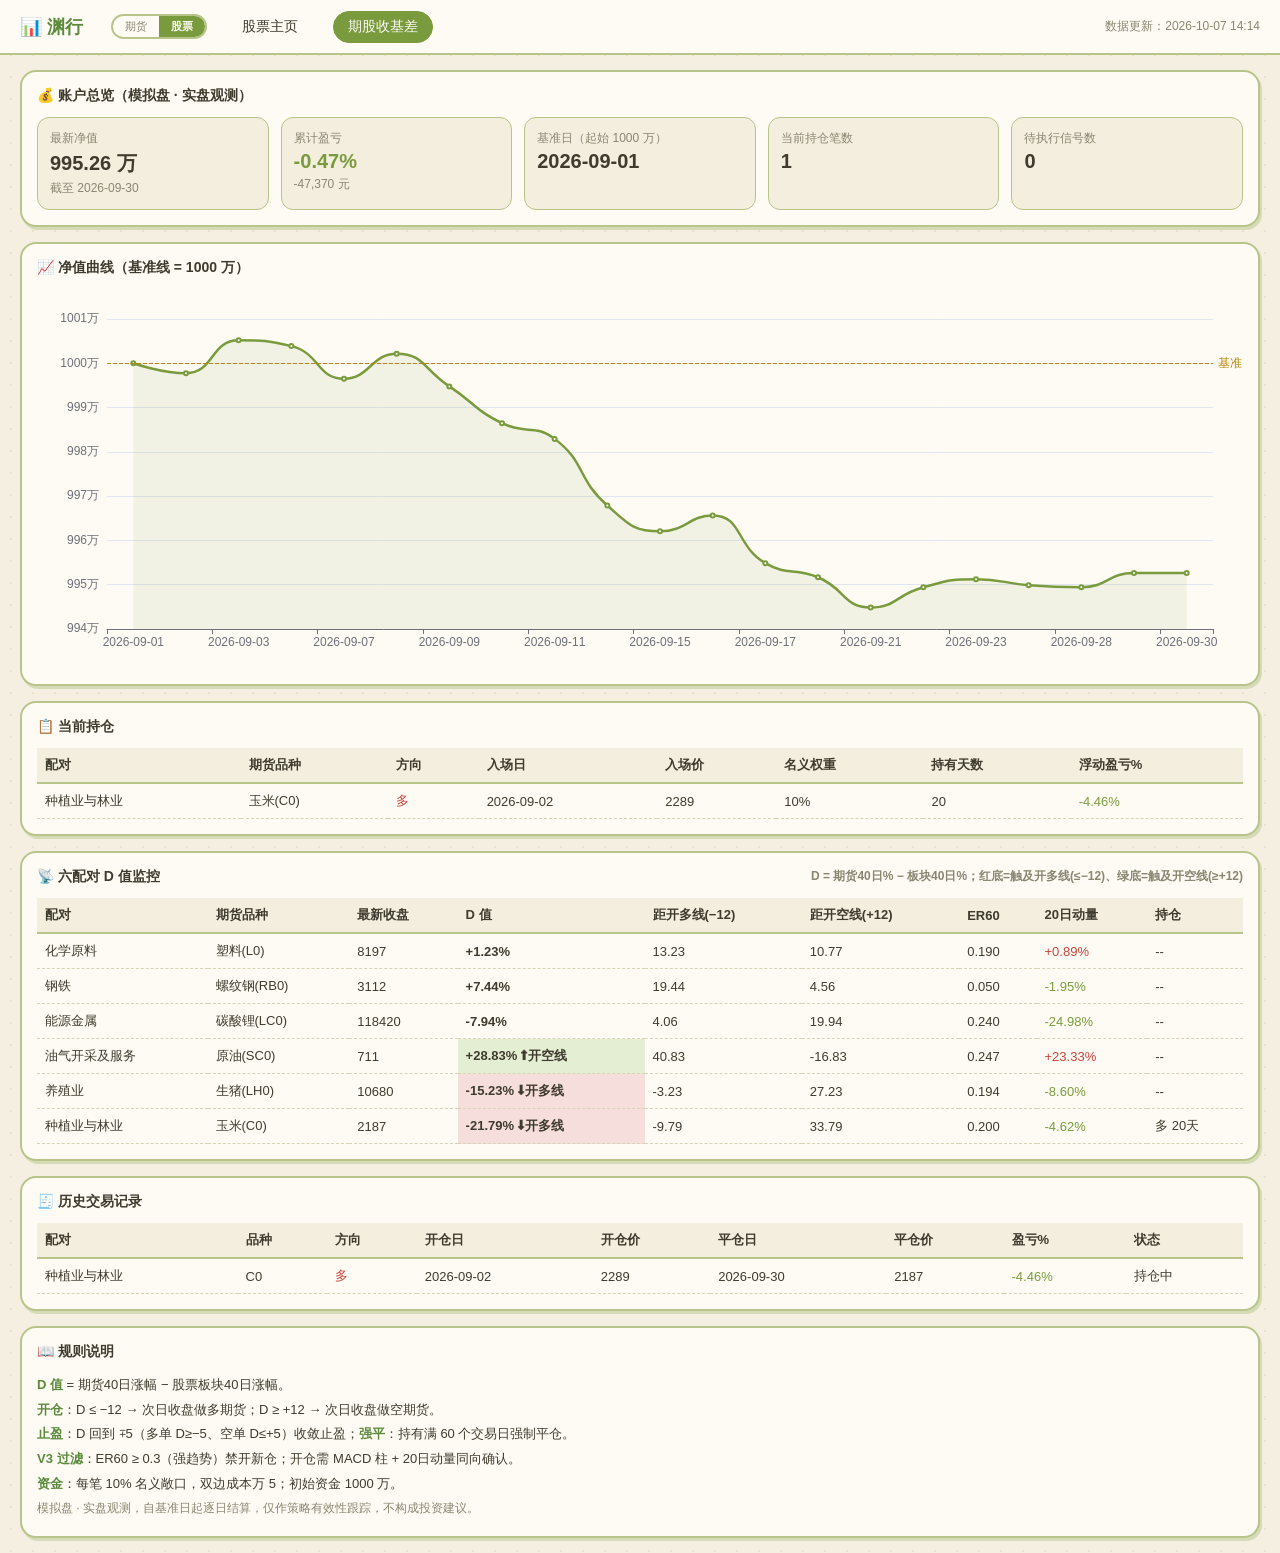
<file: stocks/basis.html>
<!DOCTYPE html>
<html lang="zh-CN">
<head>
<meta charset="UTF-8">
<meta name="viewport" content="width=device-width, initial-scale=1.0">
<title>渊行权益 · 期股收基差观测</title>
<link rel="icon" href="../assets/favicon-32.png">
<script src="../assets/echarts.min.js"></script>
<style>
:root{--bg:#f4efe0;--card:#fdfbf3;--border:#b9c48a;--text:#3f3b2f;--sub:#8a8672;--blue:#5b8a3c;--green:#7a9b3d;--red:#c9443f;--yellow:#b8860b;--panel:#f3eedd}
*{margin:0;padding:0;box-sizing:border-box}
body{font-family:'PingFang SC','Microsoft YaHei',sans-serif;background:var(--bg);color:var(--text);font-size:14px;background-image:radial-gradient(#e8e2cb 1px,transparent 1px);background-size:22px 22px}
.navbar{background:#fdfbf3;border-bottom:2px solid var(--border);padding:0 20px;position:sticky;top:0;z-index:100;display:flex;align-items:center;height:55px;gap:20px;overflow-x:auto}
.logo{font-weight:bold;font-size:18px;color:var(--blue);white-space:nowrap;cursor:pointer}
.nav-item{cursor:pointer;padding:6px 14px;border-radius:999px;white-space:nowrap;border:1.5px solid transparent}
.nav-item:hover{border-color:var(--border);color:var(--blue)}
.nav-item.active{background:var(--green);color:#fdfbf3;border-color:var(--green)}
.nav-item a{color:inherit;text-decoration:none}
.side-switch{display:inline-flex;border:2px solid var(--border);border-radius:999px;overflow:hidden;margin-left:8px;background:#fdfbf3}
.side-switch a{padding:3px 12px;font-size:11px;color:var(--sub);text-decoration:none;cursor:pointer}
.side-switch a.on{background:var(--green);color:#fdfbf3;font-weight:700}
.main{max-width:1400px;margin:15px auto;padding:0 20px;display:flex;flex-direction:column;gap:15px}
.card{background:var(--card);border:2px solid var(--border);border-radius:16px;padding:15px;box-shadow:2px 3px 0 rgba(122,155,61,.25)}
.card-title{font-weight:bold;margin-bottom:12px;display:flex;justify-content:space-between;flex-wrap:wrap;gap:8px}
.overview-grid{display:grid;grid-template-columns:repeat(auto-fit,minmax(170px,1fr));gap:12px}
.metric{background:var(--panel);padding:12px;border-radius:12px;border:1.5px solid var(--border)}
.metric-label{font-size:12px;color:var(--sub)}
.metric-value{font-size:20px;font-weight:bold;margin:3px 0}
.chart-box{width:100%;height:380px}
table{width:100%;border-collapse:collapse;font-size:13px}
th{background:var(--panel);padding:8px;text-align:left;border-bottom:2px solid var(--border);white-space:nowrap}
td{padding:8px;border-bottom:1px dashed #d8d2b8;white-space:nowrap}
tr:hover{background:var(--panel)}
.up{color:var(--red)}.down{color:var(--green)}
.muted{color:var(--sub);font-size:12px}
.dlong{background:#f6dedc}
.dshort{background:#e4eed3}
.rules{font-size:13px;line-height:1.9}
.rules b{color:var(--blue)}
@media (max-width:768px){.main{padding:0 10px}}
</style>
</head>
<body>
<nav class="navbar">
  <div class="logo" onclick="location.href='../index.html'">📊 渊行</div><span class="side-switch"><a href="../index.html">期货</a><a class="on">股票</a></span>
  <div class="nav-item"><a href="./index.html">股票主页</a></div>
  <div class="nav-item active">期股收基差</div>
  <div class="muted" id="updatedAt" style="margin-left:auto"></div>
</nav>
<div class="main">
  <div class="card">
    <div class="card-title">💰 账户总览（模拟盘 · 实盘观测）</div>
    <div class="overview-grid">
      <div class="metric"><div class="metric-label">最新净值</div><div class="metric-value" id="mNav">--</div><div class="muted" id="mNavDate"></div></div>
      <div class="metric"><div class="metric-label">累计盈亏</div><div class="metric-value" id="mPnl">--</div><div class="muted" id="mPnlAbs"></div></div>
      <div class="metric"><div class="metric-label">基准日（起始 1000 万）</div><div class="metric-value" id="mStart">--</div></div>
      <div class="metric"><div class="metric-label">当前持仓笔数</div><div class="metric-value" id="mPos">--</div></div>
      <div class="metric"><div class="metric-label">待执行信号数</div><div class="metric-value" id="mPend">--</div></div>
    </div>
  </div>
  <div class="card"><div class="card-title">📈 净值曲线（基准线 = 1000 万）</div><div class="chart-box" id="navChart"></div></div>
  <div class="card">
    <div class="card-title">📋 当前持仓</div>
    <div style="overflow-x:auto"><table><thead><tr><th>配对</th><th>期货品种</th><th>方向</th><th>入场日</th><th>入场价</th><th>名义权重</th><th>持有天数</th><th>浮动盈亏%</th></tr></thead><tbody id="posBody"></tbody></table></div>
    <div id="pendWrap" style="margin-top:14px;display:none">
      <div class="card-title">⏳ 待执行信号（次日收盘执行）</div>
      <div style="overflow-x:auto"><table><thead><tr><th>配对</th><th>期货品种</th><th>动作</th><th>信号日</th><th>名义权重</th></tr></thead><tbody id="pendBody"></tbody></table></div>
    </div>
  </div>
  <div class="card">
    <div class="card-title">📡 六配对 D 值监控<span class="muted">D = 期货40日% − 板块40日%；红底=触及开多线(≤−12)、绿底=触及开空线(≥+12)</span></div>
    <div style="overflow-x:auto"><table><thead><tr><th>配对</th><th>期货品种</th><th>最新收盘</th><th>D 值</th><th>距开多线(−12)</th><th>距开空线(+12)</th><th>ER60</th><th>20日动量</th><th>持仓</th></tr></thead><tbody id="dBody"></tbody></table></div>
  </div>
  <div class="card">
    <div class="card-title">🧾 历史交易记录</div>
    <div style="overflow-x:auto"><table><thead><tr><th>配对</th><th>品种</th><th>方向</th><th>开仓日</th><th>开仓价</th><th>平仓日</th><th>平仓价</th><th>盈亏%</th><th>状态</th></tr></thead><tbody id="trBody"></tbody></table></div>
  </div>
  <div class="card">
    <div class="card-title">📖 规则说明</div>
    <div class="rules">
      <b>D 值</b> = 期货40日涨幅 − 股票板块40日涨幅。<br>
      <b>开仓</b>：D ≤ −12 → 次日收盘做多期货；D ≥ +12 → 次日收盘做空期货。<br>
      <b>止盈</b>：D 回到 ∓5（多单 D≥−5、空单 D≤+5）收敛止盈；<b>强平</b>：持有满 60 个交易日强制平仓。<br>
      <b>V3 过滤</b>：ER60 ≥ 0.3（强趋势）禁开新仓；开仓需 MACD 柱 + 20日动量同向确认。<br>
      <b>资金</b>：每笔 10% 名义敞口，双边成本万 5；初始资金 1000 万。<br>
      <span class="muted">模拟盘 · 实盘观测，自基准日起逐日结算，仅作策略有效性跟踪，不构成投资建议。</span>
    </div>
  </div>
</div>
<script>
const $ = id => document.getElementById(id);
const fmtPct = v => (v > 0 ? '+' : '') + (+v).toFixed(2) + '%';
const clsPct = v => v > 0 ? 'up' : (v < 0 ? 'down' : '');
const fmtWan = v => (v / 10000).toLocaleString('zh-CN', {maximumFractionDigits: 2}) + ' 万';

fetch('./data/basis_live.json?t=' + Date.now()).then(r => r.json()).then(d => {
  const acc = d.account, pairs = d.pairs || {}, params = d.params || {};
  $('updatedAt').textContent = '数据更新：' + (d.updated || '--');

  // 1. 账户卡
  $('mNav').textContent = fmtWan(acc.nav);
  $('mNavDate').textContent = '截至 ' + (acc.last_date || '--');
  const pnlEl = $('mPnl');
  pnlEl.textContent = fmtPct(acc.pnl_pct);
  pnlEl.classList.add(clsPct(acc.pnl_pct));
  $('mPnlAbs').textContent = (acc.pnl >= 0 ? '+' : '') + Math.round(acc.pnl).toLocaleString('zh-CN') + ' 元';
  $('mStart').textContent = acc.live_start || '--';
  const pos = acc.positions || {};
  $('mPos').textContent = Object.keys(pos).length;
  const pend = acc.pending || [];
  $('mPend').textContent = pend.length;

  // 2. 净值曲线
  const chart = echarts.init($('navChart'));
  chart.setOption({
    grid: {left: 70, right: 30, top: 30, bottom: 40},
    tooltip: {trigger: 'axis', valueFormatter: v => v ? fmtWan(v) : '--'},
    xAxis: {type: 'category', data: d.nav_series.map(p => p[0])},
    yAxis: {type: 'value', scale: true, axisLabel: {formatter: v => (v / 10000) + '万'}},
    series: [{
      type: 'line', data: d.nav_series.map(p => p[1]), smooth: true, showSymbol: true,
      lineStyle: {color: '#7a9b3d', width: 2.5}, itemStyle: {color: '#7a9b3d'},
      areaStyle: {color: 'rgba(122,155,61,.12)'},
      markLine: {symbol: 'none', lineStyle: {color: '#b8860b', type: 'dashed'},
        label: {formatter: '基准 1000万', color: '#b8860b'},
        data: [{yAxis: acc.initial}]}
    }]
  });
  window.addEventListener('resize', () => chart.resize());

  // 3. 持仓表
  const posRows = Object.entries(pos).map(([name, p]) => {
    const pr = pairs[name] || {};
    return `<tr><td>${name}</td><td>${pr.fname || '--'}(${pr.sym || '--'})</td><td class="${p.side === '多' ? 'up' : 'down'}">${p.side}</td>` +
      `<td>${p.entry_date}</td><td>${p.entry_price}</td><td>${((p.weight || 0) * 100).toFixed(0)}%</td><td>${p.hold_days}</td>` +
      `<td class="${clsPct(p.pnl_pct)}">${fmtPct(p.pnl_pct)}</td></tr>`;
  }).join('');
  $('posBody').innerHTML = posRows || '<tr><td colspan="8" class="muted">当前无持仓</td></tr>';

  if (pend.length) {
    $('pendWrap').style.display = '';
    $('pendBody').innerHTML = pend.map(p =>
      `<tr><td>${p.pair}</td><td>${p.fname || '--'}(${p.sym || '--'})</td><td>${p.action}</td><td>${p.signal_date}</td><td>${((p.weight || 0) * 100).toFixed(0)}%</td></tr>`).join('');
  }

  // 4. D 值监控表
  const th = params.th ?? 12;
  $('dBody').innerHTML = Object.entries(pairs).map(([name, p]) => {
    const hitLong = (p.dist_long ?? 1) < 0, hitShort = (p.dist_short ?? 1) < 0;
    const dCls = hitLong ? 'dlong' : (hitShort ? 'dshort' : '');
    const hold = p.position ? `${p.position.side} ${p.position.hold_days}天` : '--';
    return `<tr><td>${name}</td><td>${p.fname}(${p.sym})</td><td>${p.f_close}</td>` +
      `<td class="${dCls}" style="font-weight:700">${fmtPct(p.D)}${hitLong ? ' ⬇开多线' : ''}${hitShort ? ' ⬆开空线' : ''}</td>` +
      `<td>${(+p.dist_long).toFixed(2)}</td><td>${(+p.dist_short).toFixed(2)}</td>` +
      `<td>${(+p.er).toFixed(3)}</td><td class="${clsPct(p.mom)}">${fmtPct(p.mom)}</td><td>${hold}</td></tr>`;
  }).join('');

  // 5. 历史交易
  $('trBody').innerHTML = (d.trades || []).slice().reverse().map(t =>
    `<tr><td>${t.pair}</td><td>${t.sym}</td><td class="${t.side === '多' ? 'up' : 'down'}">${t.side}</td>` +
    `<td>${t.open_date}</td><td>${t.open_price}</td><td>${t.close_date || '--'}</td><td>${t.close_price ?? '--'}</td>` +
    `<td class="${clsPct(t.pnl_pct)}">${fmtPct(t.pnl_pct)}</td><td>${t.status}</td></tr>`).join('')
    || '<tr><td colspan="9" class="muted">暂无交易记录</td></tr>';
}).catch(e => {
  document.querySelector('.main').insertAdjacentHTML('afterbegin',
    `<div class="card" style="color:var(--red)">数据加载失败：${e.message}</div>`);
});
</script>
</body>
</html>
</file>
<file: styles.css>
:root{--abyss:#050a0d;--deep:#071116;--panel:#0b181e;--panel2:#0e2027;--line:#17333d;--line2:#24505a;--text:#e8f2f2;--muted:#789198;--cyan:#71ddd5;--cyan2:#22a9a5;--ice:#b9fff4;--amber:#dfb364;--red:#e5676f;--green:#57d6a5;--blue:#63a9c4;--shadow:0 20px 70px rgba(0,0,0,.42)}
*{box-sizing:border-box}html{scroll-behavior:smooth}body{margin:0;background:var(--abyss);color:var(--text);font:14px/1.65 "Microsoft YaHei","PingFang SC",Arial,sans-serif;overflow-x:hidden}button,input,select{font:inherit}button,a{color:inherit}a{text-decoration:none}.hidden{display:none!important}
.cover{position:relative;height:100vh;min-height:700px;isolation:isolate;overflow:hidden;background:#061015}.cover-image{position:absolute;inset:0;z-index:-4;background:url("assets/abyss-voyage-cover.png") center/cover no-repeat;transform:scale(1.015)}.cover-vignette{position:absolute;inset:0;z-index:-3;background:linear-gradient(90deg,rgba(2,7,10,.9) 0%,rgba(2,7,10,.6) 36%,rgba(2,7,10,.08) 70%),linear-gradient(0deg,rgba(3,9,12,.95),transparent 42%),radial-gradient(circle at 72% 45%,transparent 0,rgba(0,7,10,.14) 48%,rgba(0,3,5,.58) 100%)}.cover-grid{position:absolute;inset:0;z-index:-2;opacity:.18;background-image:linear-gradient(rgba(113,221,213,.12) 1px,transparent 1px),linear-gradient(90deg,rgba(113,221,213,.08) 1px,transparent 1px);background-size:80px 80px;mask-image:linear-gradient(90deg,#000,transparent 72%)}.cover-grid:after{content:"";position:absolute;left:4.4vw;top:17vh;width:1px;height:56vh;background:linear-gradient(transparent,var(--cyan),transparent);box-shadow:12vw 0 rgba(113,221,213,.12),24vw 0 rgba(113,221,213,.08)}
.cover-nav,.site-header{height:74px;display:flex;align-items:center;justify-content:space-between;padding:0 clamp(24px,4.4vw,76px);border-bottom:1px solid rgba(113,221,213,.18);letter-spacing:.08em}.cover-nav{position:absolute;left:0;right:0;top:0}.identity{display:flex;align-items:center;gap:11px;font-size:11px;color:#b4c6c8}.identity i{display:grid;place-items:center;width:31px;height:31px;border:1px solid var(--cyan);font-style:normal;font-weight:900;color:var(--cyan);clip-path:polygon(12% 0,100% 0,100% 88%,88% 100%,0 100%,0 12%)}.cover-nav>div{display:flex;align-items:center;gap:10px;color:#9ab2b7;font-size:11px}.live-signal{display:inline-block;width:7px;height:7px;border-radius:50%;background:var(--cyan);box-shadow:0 0 0 4px rgba(113,221,213,.1),0 0 16px var(--cyan);animation:pulse 2s infinite}@keyframes pulse{50%{opacity:.45;box-shadow:0 0 0 8px transparent}}
.cover-copy{position:absolute;left:clamp(24px,7.5vw,130px);top:50%;transform:translateY(-47%);max-width:680px}.archive-code{display:flex;align-items:center;gap:12px;color:var(--cyan);font:11px/1.4 Consolas,monospace;letter-spacing:.16em}.archive-code:before{content:"";width:42px;height:1px;background:var(--cyan)}.cover-copy h1{margin:22px 0 18px;display:flex;flex-direction:column}.cover-copy h1>span{font:700 clamp(74px,9.3vw,158px)/.9 "Microsoft YaHei";letter-spacing:.08em;text-shadow:0 4px 35px rgba(0,0,0,.7)}.cover-copy h1 small{margin-top:18px;font-size:clamp(18px,2vw,31px);font-weight:300;letter-spacing:.22em;color:#d6e7e8}.cover-copy p{font-size:15px;color:#a3b8bc;letter-spacing:.12em}.cover-actions{display:flex;gap:12px;margin-top:35px}.enter-button,.cover-actions button{height:48px;padding:0 21px;border:1px solid rgba(113,221,213,.55);background:rgba(7,23,28,.52);backdrop-filter:blur(8px);cursor:pointer}.enter-button{display:flex;align-items:center;gap:34px;color:var(--ice);clip-path:polygon(0 0,calc(100% - 13px) 0,100% 13px,100% 100%,0 100%)}.enter-button b{font-size:18px;color:var(--cyan)}.cover-actions button{color:#8fa7ab;border-color:rgba(120,145,152,.35)}.cover-actions button:hover,.enter-button:hover{background:rgba(22,69,76,.44);color:#fff}
.cover-meta{position:absolute;left:clamp(24px,4.4vw,76px);right:clamp(24px,4.4vw,76px);bottom:31px;display:flex;gap:1px;border-top:1px solid rgba(113,221,213,.17)}.cover-meta div{min-width:150px;padding:15px 30px 0 0}.cover-meta span{display:block;color:#647c82;font:10px Consolas,monospace;letter-spacing:.1em}.cover-meta b{color:#b8ced0;font-size:13px}.depth-scale{position:absolute;right:24px;top:25%;height:48%;display:flex;flex-direction:column;align-items:center;justify-content:space-between;color:#668087;font:9px Consolas,monospace;writing-mode:vertical-rl}.depth-scale i{width:1px;flex:1;margin:9px 0;background:linear-gradient(var(--cyan),rgba(113,221,213,.08))}
main{position:relative;background:radial-gradient(circle at 50% 0,#0b2027 0,#061014 28%,#050a0d 64%)}.site-header{position:sticky;top:0;z-index:20;height:64px;background:rgba(5,12,15,.86);backdrop-filter:blur(16px);padding:0 clamp(18px,3.5vw,60px)}.site-header nav{display:flex;height:100%;gap:35px}.site-header nav a{display:flex;align-items:center;color:#789197;font-size:11px;letter-spacing:.08em;border-bottom:1px solid transparent}.site-header nav a:hover{color:var(--cyan);border-bottom-color:var(--cyan)}.header-state{display:flex;align-items:center;gap:9px;color:#6d858b;font-size:10px}.section{max-width:1760px;margin:auto;padding:90px clamp(20px,4.3vw,74px)}.section-kicker{display:flex;align-items:center;gap:12px;color:var(--cyan);font:10px Consolas,monospace;letter-spacing:.18em}.section-kicker span{display:grid;place-items:center;width:29px;height:24px;border:1px solid var(--line2)}.section-title{display:flex;justify-content:space-between;align-items:flex-end;margin:18px 0 34px}.section-title h2{margin:0 0 7px;font-size:clamp(28px,3.2vw,50px);font-weight:400;letter-spacing:.08em}.section-title p{margin:0;color:var(--muted)}.build-state{color:#70878d;font:10px/1.5 Consolas,monospace;text-align:right}
.overview-grid{display:grid;grid-template-columns:minmax(240px,1fr) minmax(300px,1.3fr) minmax(240px,1fr);gap:18px;align-items:stretch}.rank-panel,.dark-panel{border:1px solid var(--line);background:linear-gradient(150deg,rgba(12,29,35,.95),rgba(5,14,18,.92));box-shadow:var(--shadow)}.rank-panel{min-height:360px;padding:20px}.rank-panel header{display:flex;justify-content:space-between;border-bottom:1px solid var(--line);padding-bottom:13px;margin-bottom:8px}.rank-panel header span{font-size:17px}.rank-panel header b{font:9px Consolas,monospace;color:var(--muted);letter-spacing:.13em}.bullish header span{color:var(--green)}.bearish header span{color:var(--red)}.rank-item{display:grid;grid-template-columns:32px 1fr auto;gap:10px;align-items:center;padding:12px 3px;border-bottom:1px solid rgba(23,51,61,.58);cursor:pointer}.rank-item:hover{background:rgba(113,221,213,.04)}.rank-item>i{font:italic 12px Georgia;color:#536c72}.rank-item b{font-size:13px}.rank-item small{display:block;color:var(--muted);font-size:9px}.rank-item>span{font:700 15px Consolas,monospace}.market-orbit{position:relative;display:grid;place-items:center;min-height:360px;overflow:hidden;border:1px solid rgba(36,80,90,.6);background:radial-gradient(circle,#0c2730 0,#07151a 42%,#061014 70%)}.market-orbit:after,.market-orbit:before{content:"";position:absolute;inset:50% auto auto 0;width:100%;height:1px;background:rgba(113,221,213,.08)}.market-orbit:before{transform:rotate(90deg)}.orbit-ring{position:absolute;border:1px solid rgba(113,221,213,.15);border-radius:50%}.ring-a{width:290px;height:290px}.ring-b{width:190px;height:190px;border-style:dashed;animation:rotate 30s linear infinite}@keyframes rotate{to{transform:rotate(360deg)}}.orbit-core{position:relative;z-index:2;display:flex;flex-direction:column;align-items:center}.orbit-core span,.orbit-core small{color:var(--muted);font:9px Consolas,monospace;letter-spacing:.12em}.orbit-core b{font:400 45px/1.2 Consolas;color:var(--ice)}.sector-dot{position:absolute;z-index:3;width:8px;height:8px;border:1px solid var(--cyan);background:#071419;border-radius:50%;box-shadow:0 0 10px rgba(113,221,213,.45)}.sector-dot span{position:absolute;left:13px;top:-5px;white-space:nowrap;color:#6f898e;font:9px Consolas,monospace}
.scanner{padding-top:10px}.scanner-toolbar{display:flex;gap:12px;align-items:center;padding:14px;border:1px solid var(--line);background:#071419;position:sticky;top:76px;z-index:12}.search-box{display:flex;align-items:center;gap:8px;width:min(310px,28vw);padding:0 11px;border-right:1px solid var(--line)}.search-box span{color:var(--cyan);font-size:20px}.search-box input{width:100%;height:36px;border:0;outline:0;background:transparent;color:var(--text)}.sector-filters{display:flex;gap:5px;flex-wrap:wrap;flex:1}.sector-filters button,.scanner-summary button,.chart-tabs button{border:1px solid transparent;background:transparent;color:#6f858b;padding:6px 10px;cursor:pointer;font-size:11px}.sector-filters button.active,.sector-filters button:hover,.scanner-summary button.active,.chart-tabs button.active{border-color:var(--line2);color:var(--cyan);background:rgba(113,221,213,.05)}.sort-select{display:flex;align-items:center;gap:7px;color:var(--muted);font-size:10px}.sort-select select{height:34px;background:#09191e;color:#bfd0d2;border:1px solid var(--line);padding:0 8px;outline:0}.scanner-summary{display:flex;justify-content:space-between;align-items:center;color:#738a90;padding:17px 2px 10px}.product-grid{display:grid;grid-template-columns:repeat(6,minmax(160px,1fr));gap:8px}.product-card{position:relative;min-height:168px;padding:15px;border:1px solid var(--line);background:linear-gradient(150deg,#0b1a20,#071217);cursor:pointer;overflow:hidden;transition:.2s}.product-card:before{content:"";position:absolute;left:0;top:0;width:2px;height:100%;background:#526f76}.product-card.up:before{background:var(--green)}.product-card.down:before{background:var(--red)}.product-card:hover{transform:translateY(-3px);border-color:#2d6570;background:#0d2027;box-shadow:0 12px 32px rgba(0,0,0,.32)}.product-card header{display:flex;justify-content:space-between}.product-card header b{font-size:20px;letter-spacing:.04em}.product-card header span{color:#5e777d;font:9px Consolas,monospace}.product-card h3{margin:14px 0 2px;font-size:14px}.product-card .price{display:flex;align-items:baseline;justify-content:space-between}.product-card .price b{font:18px Consolas,monospace}.product-card .price span{font:11px Consolas,monospace}.product-card footer{position:absolute;left:15px;right:15px;bottom:12px;display:flex;justify-content:space-between;padding-top:8px;border-top:1px solid rgba(23,51,61,.6);color:#6d858a;font-size:9px}.product-card footer b{font:14px Consolas,monospace}.product-table{border:1px solid var(--line)}.table-row{display:grid;grid-template-columns:70px 1.3fr 1fr 1fr 1fr 1fr 1fr;gap:10px;align-items:center;min-height:46px;padding:0 14px;border-bottom:1px solid rgba(23,51,61,.58);cursor:pointer;font-size:11px}.table-row:hover{background:#0b1c22}.table-head{color:#61797f;background:#081419;cursor:default}.table-row b{font-size:12px}.tone-up{color:var(--green)!important}.tone-down{color:var(--red)!important}.tone-neutral{color:var(--amber)!important}
.detail{padding-top:80px}.detail-empty{min-height:330px;display:flex;flex-direction:column;align-items:center;justify-content:center;border:1px dashed var(--line2);background:radial-gradient(circle at center,rgba(14,45,52,.45),rgba(5,12,15,.3));text-align:center}.detail-empty>span{color:var(--cyan);font:10px Consolas,monospace;letter-spacing:.18em}.detail-empty h2{font-size:28px;font-weight:400;margin:14px 0 5px}.detail-empty p{color:var(--muted)}.detail-shell{border-top:1px solid var(--line2)}.detail-head{position:relative;display:grid;grid-template-columns:1fr auto auto;gap:38px;align-items:center;padding:26px 38px;background:#08151a;border:1px solid var(--line);border-top:0}.detail-code{display:flex;gap:8px;color:#769096;font:9px Consolas,monospace;letter-spacing:.08em}.detail-code b{color:var(--cyan)}.detail-head h2{font-size:32px;margin:6px 0 0;font-weight:400}.detail-head p{color:#627b81;font-size:10px}.detail-price{display:flex;flex-direction:column;align-items:flex-end}.detail-price strong{font:36px Consolas,monospace}.detail-price span{font:13px Consolas,monospace}.detail-score{min-width:130px;padding-left:25px;border-left:1px solid var(--line)}.detail-score span{display:block;color:var(--muted);font-size:9px}.detail-score b{font:30px Consolas,monospace}.detail-score em{display:block;font-style:normal}.close-detail{position:absolute;right:8px;top:7px;border:0;background:transparent;color:#547078;font-size:22px;cursor:pointer}.detail-layout{display:grid;grid-template-columns:minmax(0,1.6fr) minmax(350px,.65fr);gap:10px;margin-top:10px}.detail-main,.decision-rail{display:flex;flex-direction:column;gap:10px}.chart-panel{padding:17px}.chart-panel>header,.levels-card header,.truth-card header{display:flex;justify-content:space-between;align-items:center;margin-bottom:12px}.chart-panel header span,.levels-card header span,.truth-card header span,.framework-card header span,.decision-card header span{color:#5f7c82;font:8px Consolas,monospace;letter-spacing:.14em}.chart-panel h3,.levels-card h3,.truth-card h3{margin:2px 0 0;font-size:15px}.price-chart{height:420px;background:#061116;border:1px solid #112a32}.price-chart svg{width:100%;height:100%;display:block}.chart-legend{display:flex;gap:18px;justify-content:center;margin-top:9px;font-size:9px}.chart-legend span:before{content:"";display:inline-block;width:16px;height:2px;background:currentColor;margin-right:5px;vertical-align:middle}.chart-legend .ma5{color:#dbba6b}.chart-legend .ma20{color:#63a9c4}.chart-legend .ma60{color:#9b86bc}.framework-grid{display:grid;grid-template-columns:1fr 1fr;gap:10px}.framework-card{position:relative;padding:16px;background:#08161b;border:1px solid var(--line);min-height:220px}.framework-card:after{content:"";position:absolute;top:0;left:0;width:42%;height:1px;background:var(--cyan)}.framework-card header{display:flex;gap:10px;align-items:center}.framework-card header i{display:grid;place-items:center;width:34px;height:34px;border:1px solid var(--line2);font-style:normal;color:var(--cyan)}.framework-card header h3{margin:1px 0 0;font-size:14px}.framework-card header>b{margin-left:auto;font-size:10px}.framework-card>strong{display:block;margin:14px 0 10px;font:28px Consolas,monospace}.framework-card dl,.decision-card dl{display:grid;grid-template-columns:auto 1fr;gap:5px 12px;margin:0;font-size:10px}.framework-card dt,.decision-card dt{color:#688087}.framework-card dd,.decision-card dd{margin:0;text-align:right}.decision-card,.levels-card,.truth-card{padding:18px;border:1px solid var(--line);background:#08161b}.decision-card header{display:flex;justify-content:space-between}.decision-card h3{font-size:20px;margin:13px 0 7px}.decision-card>p{font-weight:700;padding:10px;background:#061116;border-left:2px solid currentColor}.decision-card small{display:block;color:var(--amber);margin-top:12px}.long-card{color:var(--green)}.long-card dl,.long-card h3,.short-card dl,.short-card h3{color:var(--text)}.short-card{color:var(--red)}.level-item{display:grid;grid-template-columns:48px 1fr 84px;gap:8px;align-items:center;margin:9px 0;color:#688187;font-size:9px}.level-track{height:3px;background:#15323a}.level-track i{display:block;height:100%;background:var(--cyan)}.level-item b{text-align:right;color:#c4d8da;font:12px Consolas,monospace}.truth-card>p{padding:10px;border:1px dashed #254751;color:#6e898e;font-size:10px}.truth-card>div{display:flex;justify-content:space-between;border-top:1px solid var(--line);padding:8px 0;font-size:10px}.truth-card>div b{font:12px Consolas,monospace}
.method{border-top:1px solid var(--line);border-bottom:1px solid var(--line);background:#061014}.method-grid{display:grid;grid-template-columns:repeat(4,1fr);gap:1px;margin-top:26px;background:var(--line)}.method-grid article{min-height:230px;padding:26px;background:#08161b}.method-grid span{color:var(--cyan);font:9px Consolas,monospace}.method-grid h3{font-size:17px;margin:19px 0 11px}.method-grid p{color:#799096;font-size:11px}.provenance{display:grid;grid-template-columns:1fr 1fr;gap:35px;margin-top:26px;color:#637c82;font-size:10px}body>footer{display:flex;align-items:center;justify-content:space-between;min-height:120px;padding:0 clamp(20px,4.3vw,74px);color:#566d72;font-size:10px}body>footer p{letter-spacing:.13em}.loading-screen{position:fixed;inset:0;z-index:100;display:flex;flex-direction:column;align-items:center;justify-content:center;background:#040a0c;transition:.7s}.loading-screen.done{opacity:0;pointer-events:none}.sonar{display:grid;place-items:center;width:90px;height:90px;border:1px solid var(--line2);border-radius:50%;margin-bottom:17px}.sonar:before,.sonar:after{content:"";position:absolute;width:50px;height:50px;border:1px solid rgba(113,221,213,.25);border-radius:50%;animation:sonar 2s infinite}.sonar:after{animation-delay:1s}.sonar i{width:6px;height:6px;border-radius:50%;background:var(--cyan);box-shadow:0 0 16px var(--cyan)}@keyframes sonar{to{width:140px;height:140px;opacity:0}}.loading-screen>span{color:#6f888e;font:9px Consolas,monospace;letter-spacing:.16em}.toast{position:fixed;z-index:90;right:25px;bottom:25px;max-width:390px;padding:12px 16px;background:#0c2026;border:1px solid var(--line2);color:#b7cbce;box-shadow:var(--shadow);opacity:0;transform:translateY(18px);transition:.2s;pointer-events:none}.toast.show{opacity:1;transform:none}
@media(max-width:1320px){.product-grid{grid-template-columns:repeat(4,1fr)}.overview-grid{grid-template-columns:1fr 1fr}.market-orbit{grid-row:1/3;grid-column:2}.detail-layout{grid-template-columns:1fr}.decision-rail{display:grid;grid-template-columns:1fr 1fr}.method-grid{grid-template-columns:1fr 1fr}}
@media(max-width:800px){.cover-copy{top:43%;left:24px;right:24px}.cover-copy h1>span{font-size:70px}.cover-copy h1 small{font-size:16px;letter-spacing:.1em}.cover-actions{flex-direction:column;align-items:flex-start}.cover-meta{gap:15px}.cover-meta div{min-width:auto;padding-right:0}.depth-scale,.site-header nav{display:none}.site-header{padding:0 16px}.section{padding:65px 14px}.section-title{align-items:flex-start;flex-direction:column}.overview-grid{display:flex;flex-direction:column}.market-orbit{min-height:300px}.scanner-toolbar{position:static;flex-direction:column;align-items:stretch}.search-box{width:100%;border:0;border-bottom:1px solid var(--line)}.sort-select{justify-content:space-between}.product-grid{grid-template-columns:1fr 1fr}.framework-grid,.decision-rail,.method-grid,.provenance{grid-template-columns:1fr}.detail-head{grid-template-columns:1fr 1fr;padding:20px}.detail-head>div:first-child{grid-column:1/-1}.detail-score{padding-left:12px}.price-chart{height:320px}.table-row{grid-template-columns:58px 1fr 1fr 1fr}.table-row>*:nth-child(n+5){display:none}body>footer{flex-direction:column;justify-content:center;gap:10px;text-align:center}}
@media(max-width:480px){.product-grid{grid-template-columns:1fr}.cover-meta div:nth-child(3){display:none}.cover-actions button{display:none}.overview{padding-top:55px}.detail-head{display:flex;flex-direction:column;align-items:flex-start}.detail-price{align-items:flex-start}.detail-score{border:0;padding:0}.framework-grid{display:flex;flex-direction:column}}
.fundamental-card{padding:18px}.fundamental-card header span{color:#5f7c82;font:8px Consolas,monospace;letter-spacing:.14em}.fundamental-card h3{margin:2px 0 0;font-size:15px}.fundamental-card>p{margin:14px 0;padding:11px 12px;border-left:2px solid var(--cyan);background:#061116;color:#d9e7e8;font-size:12px}.fundamental-metrics{display:grid;gap:1px;background:var(--line)}.fundamental-metric{display:grid;grid-template-columns:1fr auto;gap:12px;align-items:center;padding:10px;background:#08161b}.fundamental-metric b,.fundamental-metric small{display:block}.fundamental-metric b{font-size:11px}.fundamental-metric small{color:#678087;font-size:8px}.fundamental-metric>span{text-align:right;color:var(--ice);font:11px Consolas,monospace}.fundamental-metric>span small{margin-top:2px}.fundamental-link{display:flex;justify-content:space-between;margin-top:13px;padding-top:11px;border-top:1px solid var(--line);color:var(--cyan);font-size:10px}.fundamental-link:hover{color:var(--ice)}
.fundamental-gate{display:inline-flex;margin-left:7px;padding:2px 7px;border:1px solid currentColor;border-radius:999px;font:8px Consolas,monospace;vertical-align:2px}.gate-ready{color:#57d6a5}.gate-observe{color:#dbba6b}.gate-blocked{color:#e5676f}.fundamental-card .falsifier{margin-top:8px;padding-top:7px;border-top:1px dashed #274048;color:#e7c986;font-size:10px}.fundamental-card .fundamental-meta{margin-top:7px;color:#678087;font:8px Consolas,monospace;line-height:1.6}.fundamental-metric small{max-width:430px;line-height:1.45}
.access-locked body{overflow:hidden}.access-locked body>:not(.access-gate){visibility:hidden}.access-gate{position:fixed;inset:0;z-index:1000;display:grid;place-items:center;background:radial-gradient(circle at 50% 38%,#0d2c35,#03090c 68%);transition:.35s}.access-gate.unlocked{opacity:0;pointer-events:none}.access-box{width:min(460px,calc(100vw - 32px));padding:38px;border:1px solid var(--line2);background:rgba(5,17,22,.96)}.access-box>span{color:var(--cyan);font:9px Consolas,monospace}.access-box h1{margin:13px 0 7px;font-size:28px}.access-box p,.access-box small{color:#769096;font-size:11px}.access-box form{display:flex;gap:8px;margin:24px 0 15px}.access-box input{flex:1;padding:12px;border:1px solid var(--line2);background:#061116;color:var(--ice)}.access-box button{padding:0 18px;border:1px solid var(--cyan);background:#07171c;color:var(--cyan)}.strategy-switch{padding:15px 18px}.strategy-switch header{display:flex;justify-content:space-between}.strategy-switch h3{margin:3px 0;font-size:14px}.strategy-switch small{color:var(--amber);font-size:8px}.strategy-switch .chart-tabs{display:grid;grid-template-columns:repeat(4,1fr)}.macro-card{padding:24px}.macro-card>header{display:flex;justify-content:space-between}.macro-card h3{margin:4px 0;font-size:24px}.macro-card>p{padding:15px;border-left:2px solid var(--cyan);background:#061116}.macro-metrics{display:grid;grid-template-columns:repeat(4,1fr);gap:1px;background:var(--line)}.macro-metrics>div,.macro-grid>section{padding:14px;background:#08161b}.macro-metrics span,.macro-metrics small,.macro-grid span{display:block;color:#698188;font-size:9px}.macro-metrics b{display:block;margin:6px 0;font:20px Consolas,monospace}.macro-grid{display:grid;grid-template-columns:1fr 1fr;gap:10px;margin-top:10px}.macro-grid p{margin:0;padding:9px 0;border-top:1px solid var(--line)}.macro-card footer{display:flex;gap:18px;margin-top:14px}.macro-card footer a{color:var(--cyan);font-size:9px}

/* 每日选品（cover 面板，2026-08-13） */
.daily-picks{position:absolute;z-index:3;right:clamp(20px,4.5vw,84px);top:50%;transform:translateY(-50%);width:min(420px,34vw);display:grid;grid-template-columns:1fr;gap:12px;padding:16px 18px;background:rgba(8,22,27,.72);border:1px solid var(--line);border-radius:14px;backdrop-filter:blur(6px)}
.picks-col header{display:flex;justify-content:space-between;align-items:center;margin-bottom:8px;padding-bottom:6px;border-bottom:1px solid var(--line);font-size:11px;color:var(--cyan);letter-spacing:.08em}
.picks-col header b{color:var(--muted);font-weight:400;font-size:9px}
.pick-item{display:grid;grid-template-columns:1fr auto;gap:2px 10px;align-items:center;margin:6px 0;padding:8px 10px;background:var(--panel);border:1px solid var(--line);border-radius:8px;cursor:pointer;transition:.18s}
.pick-item:hover{border-color:var(--cyan2);transform:translateY(-1px)}
.pick-item b{font-size:13px;color:var(--text)}
.pick-item small{grid-column:1/-1;color:var(--muted);font-size:9.5px}
.pick-item .pick-score{font-size:13px;font-weight:700}
@media (max-width:900px){.cover{height:auto;min-height:100vh;overflow:visible}.daily-picks{position:static;transform:none;width:auto;margin:18px 16px}}

/* 供需主要矛盾卡（宽版，2026-08-13：左文右图） */
.fundamental-card{margin-top:14px}
.fund-body{display:grid;grid-template-columns:minmax(240px,5fr) minmax(300px,7fr);gap:16px;align-items:start;margin-top:10px}
.fund-chart svg{width:100%;height:auto;display:block}
.fund-legend{display:flex;gap:12px;justify-content:center;font-size:9px;color:var(--muted)}
.fund-legend em{font-style:normal;margin-left:auto}
.fund-nochart{padding:24px 0;text-align:center;color:var(--muted);font-size:11px}
@media (max-width:900px){.fund-body{grid-template-columns:1fr}}

/* 每周信息扫描（2026-08-13） */
.news-grid{display:grid;grid-template-columns:repeat(auto-fill,minmax(320px,1fr));gap:14px;margin-top:18px}
.research-filters{margin:14px 2px 0}
.news-card{display:block;padding:16px 18px;background:var(--panel);border:1px solid var(--line);border-radius:10px;color:var(--text);text-decoration:none;transition:.18s}
.news-card:hover{border-color:var(--cyan2);transform:translateY(-2px)}
.news-card header{display:flex;gap:8px;align-items:center;font-size:9px;color:var(--muted)}
.news-sector{background:var(--cyan2);color:#04191b;padding:1px 7px;border-radius:999px;font-weight:700}
.news-tag{border:1px solid var(--line2);padding:0 6px;border-radius:999px;color:var(--cyan)}
.news-card header small{margin-left:auto}
.news-card h4{margin:8px 0 6px;font-size:14px;color:var(--text)}
.news-card p{font-size:11px;color:var(--muted);line-height:1.6}
.news-card footer{margin-top:8px;font-size:9.5px;color:var(--cyan)}

/* 持仓分析卡（2026-08-13） */
.seat-row{display:grid;grid-template-columns:1fr auto auto;gap:10px;align-items:center;padding:8px 0;border-bottom:1px solid var(--line)}
.seat-row b{font-size:12px;color:var(--text)}
.seat-row small{display:block;color:var(--muted);font-size:9px}
.seat-row span{text-align:right;font-size:13px}
.seat-spark{width:84px;height:20px}
.seat-vol{margin-top:10px;padding-top:8px;border-top:1px dashed var(--line);font-size:10.5px;color:var(--cyan)}
.seat-note{margin-top:8px;font-size:9px;color:var(--muted)}
.seat-empty{padding:10px 0;color:var(--muted);font-size:11px}

/* 品种小作文（星球纪要，2026-08-14） */
.essay-list{margin-top:12px}
.essay-title{font-size:11px;color:var(--muted);letter-spacing:.08em;margin-bottom:6px;border-top:1px dashed var(--line);padding-top:10px}
.essay-item{display:block;padding:9px 11px;margin:6px 0;background:var(--panel2);border:1px solid var(--line);border-radius:8px;color:var(--text);text-decoration:none;transition:.15s}
.essay-item:hover{border-color:var(--cyan2)}
.essay-item small{color:var(--muted);font-size:9px}
.essay-item b{display:block;font-size:12px;margin:2px 0}
.essay-item p{font-size:10.5px;color:var(--muted);line-height:1.55}

/* 权益联动折叠卡（2026-08-14） */
.equity-fold{margin-top:14px}
.equity-fold summary{display:flex;align-items:center;gap:12px;cursor:pointer;list-style:none}
.equity-fold summary::-webkit-details-marker{display:none}
.equity-fold summary span{font:8px Consolas,monospace;letter-spacing:.14em;color:var(--muted)}
.equity-fold summary h3{font-size:15px;margin:0}
.equity-fold summary em{margin-left:auto;font-style:normal;font-size:11px;color:var(--cyan)}
.equity-fold summary:after{content:"▾";color:var(--muted)}
.equity-fold[open] summary:after{content:"▴"}
.equity-spark{width:100%;height:60px;margin:8px 0 4px}
.equity-row{display:grid;grid-template-columns:1fr 52px 76px 76px 76px;gap:8px;align-items:center;padding:7px 0;border-bottom:1px solid var(--line);font-size:12px}
.equity-row b{font-size:12px}.equity-row small{display:block;color:var(--muted);font-size:9px}
.equity-row span{text-align:right}.equity-row span small{margin-left:3px}

/* 持仓分析卡窄栏修复（2026-08-14）：名称不换行、数值不出框 */
.seat-row{grid-template-columns:minmax(64px,auto) 1fr auto;gap:8px}
.seat-row b{white-space:nowrap;font-size:11px}
.seat-row>div{min-width:0}
.seat-spark{width:64px;height:18px;justify-self:end}
.seat-row>span{font-size:12px;white-space:nowrap}
.seat-row>span small{display:block;font-size:9px;color:var(--muted)}

/* 持仓卡两行布局（2026-08-14 再修）：第一行 名称+净值，第二行 全宽走势 */
.seat-row{display:grid;grid-template-columns:1fr auto;grid-template-areas:"a b" "c c";gap:2px 8px;padding:9px 0}
.seat-row>div{grid-area:a}
.seat-row>span{grid-area:b;text-align:right;font-size:13px;white-space:nowrap}
.seat-row>span small{display:block;font-size:9px;color:var(--muted)}
.seat-spark{grid-area:c;width:100%;height:22px;justify-self:stretch}

/* 持仓卡最终布局（2026-08-14）：块级两行，不用 grid */
.seat-row{display:block;padding:8px 0;border-bottom:1px solid var(--line)}
.seat-top{display:flex;justify-content:space-between;align-items:baseline;gap:8px}
.seat-top b{font-size:12px;white-space:nowrap;color:var(--text)}
.seat-top span{font-size:13px;text-align:right;white-space:nowrap}
.seat-top span small{display:inline-block;margin-left:6px;font-size:9px;color:var(--muted)}
.seat-spark{display:block;width:100%;height:20px;margin-top:4px}

/* 修 flex 误伤：truth-card 直属 div 全部 flex 化导致持仓行横排 */
.truth-card>#seatRows{display:block}
.truth-card>.seat-vol{display:block}

/* 短线边际（marginal_focus） */
.mf{margin-top:6px;padding-top:6px;border-top:1px dashed var(--line);font-size:10.5px;color:var(--amber);font-weight:400}

/* 相关流言折叠卡（2026-08-14） */
.essay-fold{margin-top:14px}
.essay-fold summary{display:flex;align-items:center;gap:12px;cursor:pointer;list-style:none}
.essay-fold summary::-webkit-details-marker{display:none}
.essay-fold summary span{font:8px Consolas,monospace;letter-spacing:.14em;color:var(--muted)}
.essay-fold summary h3{font-size:15px;margin:0}
.essay-fold summary em{margin-left:auto;font-style:normal;font-size:11px;color:var(--cyan)}
.essay-fold summary:after{content:"▾";color:var(--muted)}
.essay-fold[open] summary:after{content:"▴"}
.essay-fold .essay-item{margin-top:8px}

/* 折叠重排（2026-08-14）：四框架明细 + 航线 */
.framework-fold{margin-top:14px}
.framework-fold summary,.route-fold summary{display:flex;flex-wrap:wrap;align-items:center;gap:10px;cursor:pointer;list-style:none}
.framework-fold summary::-webkit-details-marker,.route-fold summary::-webkit-details-marker{display:none}
.framework-fold summary>span{font:8px Consolas,monospace;letter-spacing:.14em;color:var(--muted)}
.framework-fold summary h3{font-size:15px;margin:0}
.fw-sum{margin-left:auto;font-style:normal;font-size:10px;display:flex;gap:10px;color:var(--muted)}
.fw-sum i{font-style:normal}.fw-sum b{margin-left:2px}
.framework-fold summary:after,.route-fold summary:after{content:"▾";color:var(--muted)}
.framework-fold[open] summary:after,.route-fold[open] summary:after{content:"▴"}
.framework-fold .framework-grid{margin-top:12px}
.route-tag{font:8px Consolas,monospace;letter-spacing:.14em;color:var(--muted)}
.route-pri{font-size:10px;margin-left:auto}
.route-fold h3{width:100%;margin:6px 0 4px}
.route-fold summary p{width:100%;margin:4px 0 0}
.route-fold dl,.route-fold small{display:block;margin-top:10px}

/* 今日重点关注卡池（2026-08-14） */
.focus-pool{display:grid;grid-template-columns:repeat(auto-fill,minmax(260px,1fr));gap:14px;margin-top:16px}
.focus-card{padding:16px 18px;background:var(--panel);border:1px solid var(--line);border-radius:12px;cursor:pointer;transition:.18s;position:relative;overflow:hidden}
.focus-card:hover{border-color:var(--cyan2);transform:translateY(-2px)}
.focus-card:before{content:"";position:absolute;left:0;top:0;bottom:0;width:3px;background:var(--muted)}
.focus-card.up:before{background:var(--green)}
.focus-card.down:before{background:var(--red)}
.focus-card header{display:flex;justify-content:space-between;align-items:center}
.focus-card header b{font-size:14px;color:var(--text)}
.focus-card header span{font-size:14px;font-weight:700}
.focus-price{font-size:20px;font-weight:700;color:var(--text);margin:8px 0 6px}
.focus-price small{font-size:11px;margin-left:8px}
.focus-tags{display:flex;flex-wrap:wrap;gap:6px}
.focus-tags i{font-style:normal;font-size:9.5px;padding:2px 8px;border:1px solid var(--line2);border-radius:999px;color:var(--cyan)}
.essay-more{color:var(--cyan);text-decoration:none;font-size:10px}

/* 封面今日关注卡池（2026-08-14） */
.cover-focus{position:absolute;z-index:3;right:clamp(20px,4.5vw,84px);top:50%;transform:translateY(-50%);width:min(430px,34vw)}
.cover-focus-title{font-size:12px;letter-spacing:.12em;color:var(--cyan);margin-bottom:8px}
.cover-focus-title em{font-style:normal;color:var(--muted);font-size:10px;margin-left:8px}
.cover-focus-pool{display:grid;grid-template-columns:1fr 1fr;gap:10px}
.cover-focus .focus-card{padding:12px 14px;background:rgba(8,22,27,.72);backdrop-filter:blur(6px)}
.cover-focus .focus-card header b{font-size:12.5px}
.cover-focus .focus-price{font-size:16px;margin:5px 0 4px}
.cover-focus .focus-tags i{font-size:8.5px;padding:1px 6px}
@media (max-width:900px){.cover-focus{position:static;transform:none;width:auto;margin:16px}.cover-focus-pool{grid-template-columns:1fr}}

/* 账户体系（2026-08-14） */
.acct-btn,.pos-btn{padding:5px 14px;border:1px solid var(--line2);border-radius:999px;background:transparent;color:var(--cyan);font-size:11px;cursor:pointer}
.acct-btn:hover,.pos-btn:hover{border-color:var(--cyan)}
.acct-btn b{font-weight:700}
.acct-modal{position:fixed;inset:0;z-index:1200;display:grid;place-items:center;background:rgba(4,10,12,.72)}
.acct-box{width:min(360px,92vw);background:var(--panel);border:1px solid var(--line2);border-radius:14px;padding:22px;display:flex;flex-direction:column;gap:10px}
.acct-box h3{margin:0;font-size:16px}
.acct-box p{font-size:11px;color:var(--muted);margin:0}
.acct-box input{padding:10px 12px;background:var(--panel2);border:1px solid var(--line);border-radius:8px;color:var(--text);font-size:13px}
.acct-err{color:var(--red);font-size:11px;min-height:14px}
.acct-actions{display:flex;gap:10px}
.acct-actions button:first-child{flex:1;padding:9px;background:var(--cyan2);color:#04191b;border:none;border-radius:8px;font-weight:700;cursor:pointer}
.acct-actions button:last-child{padding:9px 16px;background:transparent;border:1px solid var(--line);color:var(--muted);border-radius:8px;cursor:pointer}
.acct-box small{color:var(--muted);font-size:9.5px}
.acct-logout{background:none;border:none;color:var(--muted);font-size:10px;cursor:pointer;text-align:left;padding:0}
.paper-actions{display:flex;gap:8px}
.paper-actions button{padding:6px 14px;border-radius:8px;border:1px solid var(--line2);background:transparent;color:var(--text);font-size:11px;cursor:pointer}
.paper-actions button:first-child{border-color:var(--green);color:var(--green)}
.paper-actions button:last-child{border-color:var(--red);color:var(--red)}
.pos-panel{position:fixed;right:0;top:0;bottom:0;width:min(420px,94vw);z-index:1100;background:var(--deep);border-left:1px solid var(--line2);padding:18px;overflow-y:auto}
.pos-panel header{display:flex;justify-content:space-between;align-items:center;margin-bottom:10px}
.pos-panel header button{background:none;border:none;color:var(--muted);font-size:20px;cursor:pointer}
.pos-row{display:grid;grid-template-columns:1fr auto auto auto;gap:8px;align-items:center;padding:9px 0;border-bottom:1px solid var(--line);font-size:12px}
.pos-row small{display:block;color:var(--muted);font-size:9px}
.pos-row.closed{opacity:.55}
.pos-close{padding:3px 10px;border:1px solid var(--line2);border-radius:6px;background:transparent;color:var(--text);font-size:10px;cursor:pointer}
.pos-empty{padding:20px 0;text-align:center;color:var(--muted);font-size:11px}

/* 股商背离仪+热力表（2026-08-14） */
.div-meter{margin:10px 0;padding:10px 12px;border:1px dashed var(--line2);border-radius:10px}
.div-line{display:flex;gap:8px;align-items:baseline;font-size:10px;color:var(--muted)}
.div-line b{color:var(--text);font-size:12px}
.div-signal{margin-top:6px;font-size:11.5px;color:var(--text)}
.div-hot{border-color:var(--green)}.div-cold{border-color:var(--red)}
.div-hot .div-signal{color:var(--green)}.div-cold .div-signal{color:var(--red)}
.div-board-head,.div-row{display:grid;grid-template-columns:1.2fr .8fr .8fr .8fr 2fr;gap:10px;align-items:center}
.div-board-head{font-size:9.5px;color:var(--muted);padding:8px 4px;border-bottom:1px solid var(--line)}
.div-row{padding:9px 4px;border-bottom:1px solid var(--line);cursor:pointer;font-size:12px}
.div-row:hover{background:var(--panel)}
.div-row small{color:var(--muted);font-size:10px}

/* 股商热力图折叠（2026-08-14） */
.div-fold{padding:18px}
.div-fold summary{display:flex;align-items:center;gap:12px;cursor:pointer;list-style:none}
.div-fold summary::-webkit-details-marker{display:none}
.div-fold summary span{font:8px Consolas,monospace;letter-spacing:.14em;color:var(--muted)}
.div-fold summary h3{font-size:15px;margin:0}
.div-fold summary em{margin-left:auto;font-style:normal;font-size:11px;color:var(--cyan)}
.div-fold summary:after{content:"▴";color:var(--muted)}
.div-fold:not([open]) summary:after{content:"▾"}
.div-chart{margin:10px 0 6px}
.div-dot:hover circle{stroke:#fff;stroke-width:1.5}
.survey-fold .survey-text{margin:0;padding:12px 16px;font-size:12.5px;line-height:1.75}
.fund-chart-title{font-size:10px;color:var(--muted);margin:0 0 4px;letter-spacing:.02em}

.side-switch{display:inline-flex;border:1px solid var(--line2,#1f3a44);border-radius:14px;overflow:hidden;margin-left:10px;vertical-align:middle}
.side-switch a{padding:3px 12px;font-size:11px;color:var(--muted,#769096);text-decoration:none;cursor:pointer}
.side-switch a.on{background:var(--cyan,#57d6a5);color:#04161c;font-weight:700}
</file>
<file: mobile.css>
.identity i{overflow:hidden}.identity i img{width:100%;height:100%;object-fit:cover}
.header-actions,.header-state{display:flex;align-items:center;gap:9px}.install-app{min-height:34px;padding:0 12px;border:1px solid var(--line2);background:rgba(113,221,213,.06);color:var(--cyan);font-size:10px;cursor:pointer}.install-app:hover{background:rgba(113,221,213,.12)}
.left-candidate{padding:18px}.left-candidate>header{display:flex;justify-content:space-between;align-items:start}.left-candidate header span{color:#5f7c82;font:8px Consolas,monospace;letter-spacing:.14em}.left-candidate header h3{margin:2px 0;font-size:15px}.left-candidate header small{color:var(--amber);font-size:9px}.left-candidate-grid{display:grid;grid-template-columns:1fr 1fr;gap:1px;margin-top:13px;background:var(--line)}.left-candidate section{padding:15px;background:#071419}.left-candidate section>b{font-size:9px}.left-candidate h4{margin:7px 0 2px;font-size:15px}.left-candidate strong{display:block;margin-bottom:10px;font:20px Consolas,monospace}.left-candidate p{min-height:52px;color:#9ab0b4;font-size:10px}.left-candidate dl{display:grid;grid-template-columns:auto 1fr;gap:4px 10px;margin:0;font-size:9px}.left-candidate dt{color:#688087}.left-candidate dd{margin:0;text-align:right}.left-candidate>footer{padding-top:11px;color:#657e84;font-size:9px}.left-long{color:var(--green)}.left-long p,.left-long dl,.left-long h4{color:var(--text)}.left-short{color:var(--red)}.left-short p,.left-short dl,.left-short h4{color:var(--text)}
.mobile-nav{display:none}

@media(max-width:800px){
  html{scroll-padding-top:60px}body{padding-bottom:calc(64px + env(safe-area-inset-bottom));-webkit-tap-highlight-color:transparent}.cover{display:flex;flex-direction:column;height:auto;min-height:100svh;overflow:visible;padding-top:58px;padding-bottom:28px}.cover-image{background-position:61% center}.cover-nav{height:58px;padding-left:max(18px,env(safe-area-inset-left));padding-right:max(18px,env(safe-area-inset-right))}.cover-nav>div>span:first-child{display:none}.cover-copy{position:static;transform:none;max-width:none;margin-top:auto;padding:34px max(20px,env(safe-area-inset-left)) 0}.cover-copy h1{margin:16px 0}.cover-copy h1>span{font-size:64px}.cover-copy h1 small{margin-top:12px;font-size:15px;line-height:1.45;letter-spacing:.08em}.cover-copy p{font-size:12px;line-height:1.8;letter-spacing:.06em}.cover-actions{margin-top:24px}.cover-actions a,.cover-actions button{min-height:48px}.cover-meta{left:max(20px,env(safe-area-inset-left));right:max(20px,env(safe-area-inset-right));bottom:max(18px,env(safe-area-inset-bottom))}.cover-meta b{font-size:11px}.cover-focus{position:static;transform:none;width:auto;margin:26px max(20px,env(safe-area-inset-left)) 0}.cover-focus-pool{grid-template-columns:1fr}.site-header{height:58px;gap:10px;overflow-x:auto;scrollbar-width:none;padding-left:max(14px,env(safe-area-inset-left));padding-right:max(14px,env(safe-area-inset-right))}.site-header::-webkit-scrollbar{display:none}.site-header .identity,.site-header .side-switch,.site-header .header-actions{flex-shrink:0}.site-header .header-actions{gap:6px}.site-header button{font-size:9px;padding:4px 8px;white-space:nowrap;min-height:34px}.site-header .identity span{font-size:10px}.site-header .header-state b{display:none}.install-app{min-height:40px}.section{padding-left:max(12px,env(safe-area-inset-left));padding-right:max(12px,env(safe-area-inset-right))}.search-box input{height:42px;font-size:16px}.sector-filters{flex-wrap:nowrap;overflow-x:auto;padding:2px 0 7px;scrollbar-width:none}.sector-filters::-webkit-scrollbar{display:none}.sector-filters button,.scanner-summary button,.chart-tabs button{min-height:42px}.sector-filters button{flex:0 0 auto;white-space:nowrap}.sort-select select{min-height:42px}.chart-panel>header{align-items:flex-start;flex-direction:column;gap:10px}.chart-tabs{display:grid;width:100%;grid-template-columns:repeat(4,1fr)}.chart-tabs button{padding:6px 4px}.left-candidate-grid,.macro-grid{grid-template-columns:1fr}.macro-card>header{flex-direction:column;gap:8px}.macro-card>header small{max-width:100%}.macro-metrics{grid-template-columns:1fr 1fr}.mobile-nav{position:fixed;z-index:80;left:0;right:0;bottom:0;display:grid;grid-template-columns:repeat(4,1fr);height:calc(64px + env(safe-area-inset-bottom));padding:5px max(6px,env(safe-area-inset-right)) env(safe-area-inset-bottom) max(6px,env(safe-area-inset-left));border-top:1px solid var(--line2);background:rgba(5,15,19,.94);backdrop-filter:blur(18px)}.mobile-nav a{display:flex;min-height:52px;align-items:center;justify-content:center;flex-direction:column;color:#70878d}.mobile-nav a:active{color:var(--cyan);background:rgba(113,221,213,.06)}.mobile-nav span{font:17px/1 Consolas,monospace;color:var(--cyan)}.mobile-nav b{margin-top:5px;font-size:9px;font-weight:400}.toast{left:12px;right:12px;bottom:calc(76px + env(safe-area-inset-bottom));max-width:none}.access-box{padding:26px}.access-box form{flex-direction:column}.access-box input,.access-box button{min-height:48px;font-size:16px}
}
@media(max-width:480px){.price-chart{height:260px}.framework-card{min-height:auto}.detail-empty{min-height:270px;padding:25px 16px}.detail-empty h2{font-size:22px}.macro-metrics{grid-template-columns:1fr}}
@media(display-mode:standalone){.cover-nav,.site-header{padding-top:env(safe-area-inset-top)}.site-header{height:calc(58px + env(safe-area-inset-top))}.standalone .install-app{display:none!important}}
@media(prefers-reduced-motion:reduce){html{scroll-behavior:auto}.live-signal,.sonar:before,.sonar:after,.ring-b{animation:none!important}}
</file>
<file: styles.journal.css>
/* 渊行 · 手账风主题（旅行手账/journal，2026-08-13）
   通过 body.theme-journal 启用：?theme=journal 或页头切换，localStorage 记忆。
   只覆盖视觉变量与装饰，不动结构。 */
body.theme-journal{
  --abyss:#f4f1e6;--deep:#efe9d8;--panel:#fdfbf3;--panel2:#f3eedd;
  --line:#d9d2b6;--line2:#7a9b3d;
  --text:#3f3b2f;--muted:#8a8672;
  --cyan:#6b8e23;--cyan2:#55701b;--ice:#3d5a12;
  --amber:#e8910f;--red:#d9534f;--green:#7a9b3d;--blue:#4a7fa5;
  --chart-grid:#d9d2b6;--chart-text:#8a8672;
  --shadow:0 12px 34px rgba(90,80,40,.16);
  background:var(--abyss);color:var(--text);
}
body.theme-journal main{background:var(--abyss)}

/* 字体：标题走衬线，正文保留黑体 */
body.theme-journal h1,body.theme-journal h2,body.theme-journal .cover-copy h1,body.theme-journal .section-title h2{
  font-family:Georgia,"Times New Roman","STSong","SimSun",serif;letter-spacing:.02em}

/* 封面：天空+纸面 */
body.theme-journal .cover{background:linear-gradient(#bcd9ea 0%,#dcecd9 34%,#f4f1e6 62%)}
body.theme-journal .cover-image{background:
  radial-gradient(ellipse 120px 34px at 18% 12%,rgba(255,255,255,.95) 60%,transparent 61%),
  radial-gradient(ellipse 90px 26px at 30% 9%,rgba(255,255,255,.85) 60%,transparent 61%),
  radial-gradient(ellipse 140px 40px at 78% 15%,rgba(255,255,255,.9) 60%,transparent 61%),
  linear-gradient(#bcd9ea 0%,#dcecd9 40%,rgba(244,241,230,0) 78%)!important;opacity:1}
body.theme-journal .cover-vignette{background:linear-gradient(rgba(244,241,230,0) 55%,var(--abyss) 96%)}
body.theme-journal .cover-grid{background-image:none}
body.theme-journal .cover-grid:after{background:none}
body.theme-journal .cover-nav{color:#5c5847}
body.theme-journal .identity i{background:var(--amber);color:#fff;border-radius:8px}
body.theme-journal .archive-code{color:#fff;background:var(--amber);display:inline-block;padding:3px 14px;border-radius:999px;font-size:10px}
body.theme-journal .archive-code:before{content:"✈ ";}
body.theme-journal .cover-copy h1{color:#4a6b15;text-shadow:none}
body.theme-journal .cover-copy h1>span{font-style:italic}
body.theme-journal .cover-copy h1 small{color:#6b6752}
body.theme-journal .cover-copy p{color:#5c5847}
body.theme-journal .enter-button,body.theme-journal .cover-actions button{
  background:#f0c93f;border:2px solid #7a9b3d;color:#3f3b2f;border-radius:999px;box-shadow:2px 3px 0 #7a9b3d}
body.theme-journal .cover-actions button:hover,body.theme-journal .enter-button:hover{background:#f5d85e;transform:translateY(-1px)}
body.theme-journal .cover-meta div{background:rgba(253,251,243,.85);border:1.5px solid #b9c48a;border-radius:14px}
body.theme-journal .cover-meta span{color:var(--muted)}
body.theme-journal .cover-meta b{color:#4a6b15}
body.theme-journal .depth-scale{display:none}
body.theme-journal .live-signal{background:#7a9b3d}

/* 页头与导航 */
body.theme-journal .site-header{background:rgba(244,241,230,.92);border-bottom:2px dashed #b9b089}
body.theme-journal .site-header nav a{color:#5c5847}
body.theme-journal .site-header nav a:hover{color:#4a6b15}

/* 面板与卡片：白卡+橄榄描边+圆角 */
body.theme-journal .rank-panel,body.theme-journal .dark-panel,body.theme-journal .product-card,
body.theme-journal .macro-card,body.theme-journal .ncard,body.theme-journal .access-box,
body.theme-journal .fundamental-card,body.theme-journal .strategy-card,body.theme-journal .frame-card{
  background:var(--panel);border:2px solid #b9c48a;border-radius:18px;box-shadow:var(--shadow)}
body.theme-journal .section-kicker{color:var(--amber)}
body.theme-journal .section-title h2{color:#4a6b15}
body.theme-journal .section-title{border-bottom:2px dashed #b9b089}
body.theme-journal .product-card{border-width:1.5px}
body.theme-journal .product-card header b{color:#4a6b15}
body.theme-journal .product-card .price b{color:#3f3b2f}

/* 表格 */
body.theme-journal .table-row{border-bottom:1px dashed #ddd6ba}
body.theme-journal .table-head{color:var(--muted)}

/* 按钮/筛选丸 */
body.theme-journal button,body.theme-journal .pill{border-radius:999px}
body.theme-journal #sectorFilters button,body.theme-journal .scanner-summary button,
body.theme-journal #chartTabs button,body.theme-journal #strategyTabs button{
  background:#f7f3e4;border:1.5px solid #b9c48a;color:#5c5847;border-radius:999px}
body.theme-journal #sectorFilters button.active,body.theme-journal .scanner-summary button.active,
body.theme-journal #chartTabs button.active,body.theme-journal #strategyTabs button.active{
  background:#f0c93f;border-color:#7a9b3d;color:#3f3b2f;box-shadow:2px 2px 0 #7a9b3d}

/* 涨跌色微调（纸面可读性） */
body.theme-journal .tone-up{color:#5c8017}
body.theme-journal .tone-down{color:#c9443f}

/* 图表底板 */
body.theme-journal .price-chart,body.theme-journal #priceChart{background:#fbf8ee;border:1.5px dashed #b9c48a;border-radius:14px}

/* 门禁 */
body.theme-journal .access-gate{background:linear-gradient(#bcd9ea,#f4f1e6 70%)}
body.theme-journal .access-box h1{color:#4a6b15;font-style:italic}
body.theme-journal .access-box button{background:#f0c93f;border:2px solid #7a9b3d;color:#3f3b2f;box-shadow:2px 3px 0 #7a9b3d}

/* 数据徽章 */
body.theme-journal .data-badge{border-radius:999px}

/* 页脚 */
body.theme-journal footer,body.theme-journal .site-footer{border-top:2px dashed #b9b089;color:var(--muted)}
body.theme-journal .cover-copy h1>span{text-shadow:none;-webkit-text-stroke:0}
body.theme-journal .cover-copy h1{text-shadow:none;filter:none}

/* ===== 详情页与深色硬编码面统一淡色（2026-08-13 第二轮） ===== */
body.theme-journal main{background:linear-gradient(#f4f1e6,#efe9d8)}
body.theme-journal .detail-head{background:var(--panel);border:2px solid #b9c48a;border-radius:18px}
body.theme-journal .detail-head h2{color:#4a6b15}
body.theme-journal .detail-code{color:var(--muted)}
body.theme-journal .detail-price strong{color:#3f3b2f}
body.theme-journal .framework-card{background:var(--panel);border:2px solid #b9c48a;border-radius:18px}
body.theme-journal .framework-card h3{color:#4a6b15}
body.theme-journal .framework-card header span{color:var(--muted)}
body.theme-journal .framework-card i{background:#f0c93f;color:#3f3b2f;border-radius:8px}
body.theme-journal .framework-card dl{color:#5c5847}
body.theme-journal .framework-card dt{color:var(--muted)}
body.theme-journal .decision-card,body.theme-journal .levels-card,body.theme-journal .truth-card{background:var(--panel);border:2px solid #b9c48a;border-radius:18px}
body.theme-journal .decision-card h3{color:#4a6b15}
body.theme-journal .decision-card dl{color:#5c5847}
body.theme-journal .decision-card small{color:var(--muted)}
body.theme-journal .decision-card>p{color:#3f3b2f}
body.theme-journal .left-candidate section{background:var(--panel2);border:1.5px dashed #b9c48a;border-radius:14px}
body.theme-journal .left-candidate h4{color:#4a6b15}
body.theme-journal .left-candidate p,body.theme-journal .left-candidate dl{color:#5c5847}
body.theme-journal .left-candidate footer{color:var(--muted)}
body.theme-journal .strategy-switch small,body.theme-journal .truth-card p{color:#5c5847}
body.theme-journal .fundamental-metric{background:var(--panel2);border-radius:12px}
body.theme-journal .fundamental-metric small{color:var(--muted)}
body.theme-journal .fundamental-link{color:#55701b;border-top:1px dashed #b9b089}
body.theme-journal .level-item{color:var(--muted)}
body.theme-journal .level-item b{color:#3f3b2f}
body.theme-journal .level-track{background:#e5dfc6}
body.theme-journal .level-track i{background:#7a9b3d}
body.theme-journal .method-grid article{background:var(--panel);border:2px solid #b9c48a;border-radius:18px}
body.theme-journal .method-grid article h3{color:#4a6b15}
body.theme-journal .method-grid article p{color:#5c5847}
body.theme-journal .method-grid article span{color:var(--amber)}
body.theme-journal .provenance{color:var(--muted)}
body.theme-journal .macro-metrics>div,body.theme-journal .macro-grid>section{background:var(--panel2);border-radius:12px}
body.theme-journal .macro-grid h4{color:#4a6b15}
body.theme-journal .market-orbit{background:radial-gradient(circle,#f3eedd 0,#efe9d8 62%,transparent 72%);border:1.5px dashed #b9c48a;border-radius:18px}
body.theme-journal .orbit-core span,body.theme-journal .orbit-core small{color:var(--muted)}
body.theme-journal .orbit-ring{border-color:#c9c39a}
body.theme-journal .rank-item{border-bottom:1px dashed #ddd6ba}
body.theme-journal .rank-item small{color:var(--muted)}
body.theme-journal .loading-screen{background:#f4f1e6;color:#5c5847}
body.theme-journal .sonar i{border-color:#7a9b3d}
body.theme-journal .access-gate{background:linear-gradient(#bcd9ea,#f4f1e6 70%)}
body.theme-journal .search-box input{background:var(--panel);border:1.5px solid #b9c48a;border-radius:999px;color:#3f3b2f}
body.theme-journal .sort-select select{background:var(--panel);border:1.5px solid #b9c48a;border-radius:999px;color:#3f3b2f}
body.theme-journal .mobile-nav{background:rgba(253,251,243,.96);border-top:2px dashed #b9b089}
body.theme-journal .mobile-nav a{color:#5c5847}
body.theme-journal .chart-legend .up{color:#5c8017}
body.theme-journal .chart-legend .down{color:#c9443f}

/* 每日选品（cover 面板）· 手账风 */
body.theme-journal .daily-picks{background:rgba(253,251,243,.9);border:2px solid #b9c48a;border-radius:18px;box-shadow:var(--shadow)}
body.theme-journal .picks-col header{color:#4a6b15;border-bottom:2px dashed #b9b089}
body.theme-journal .pick-item{background:var(--panel);border:1.5px solid #d9d2b6}
body.theme-journal .pick-item:hover{border-color:#7a9b3d;transform:translateY(-1px)}
body.theme-journal .pick-item b{color:#3f3b2f}
body.theme-journal .pick-item small{color:var(--muted)}
body.theme-journal .decision-card>p{background:#f3eedd;border-left:3px solid currentColor;border-radius:0 10px 10px 0;color:#3f3b2f}
body.theme-journal .decision-card small{color:#b8720d}
body.theme-journal .fund-chart{background:#fbf8ee;border:1.5px dashed #b9c48a;border-radius:14px;padding:6px}
body.theme-journal .fundamental-card>p{background:#f3eedd;border-left:3px solid #7a9b3d;color:#3f3b2f;border-radius:0 10px 10px 0}
body.theme-journal .fundamental-metrics{background:transparent}
body.theme-journal .method{background:transparent;border-top:2px dashed #b9b089;border-bottom:2px dashed #b9b089}
body.theme-journal .method-grid article span{color:#b8720d}
body.theme-journal .news-card{background:var(--panel);border:2px solid #b9c48a;border-radius:14px}
body.theme-journal .news-card:hover{border-color:#7a9b3d;box-shadow:2px 3px 0 #7a9b3d}
body.theme-journal .news-card h4{color:#4a6b15}
body.theme-journal .news-card p{color:#5c5847}
body.theme-journal .news-sector{background:#7a9b3d;color:#fff}
body.theme-journal .news-tag{border-color:#b9c48a;color:#55701b}
body.theme-journal .news-card footer{color:#b8720d}
body.theme-journal .seat-row{border-bottom:1px dashed #ddd6ba}
body.theme-journal .seat-vol{color:#55701b;border-top:2px dashed #b9b089}
body.theme-journal .essay-item{background:#f7f3e4;border:1.5px solid #d9d2b6}
body.theme-journal .essay-item:hover{border-color:#7a9b3d}
body.theme-journal .essay-item b{color:#4a6b15}
body.theme-journal .essay-title{color:#8a8672;border-top:2px dashed #b9b089}
body.theme-journal .equity-fold{background:var(--panel);border:2px solid #b9c48a;border-radius:18px}
body.theme-journal .equity-row{border-bottom:1px dashed #ddd6ba}
body.theme-journal .equity-fold summary em{color:#55701b}
body.theme-journal .seat-row b{color:#3f3b2f}
body.theme-journal .mf{color:#b8720d;border-top:1px dashed #b9b089}
body.theme-journal .essay-fold{background:var(--panel);border:2px solid #b9c48a;border-radius:18px}
body.theme-journal .essay-fold summary em{color:#55701b}
body.theme-journal .framework-fold{background:var(--panel);border:2px solid #b9c48a;border-radius:18px}
body.theme-journal .fw-sum i{color:#8a8672}
body.theme-journal .fw-sum b{color:#4a6b15}

/* 并入对方会话 34b878e8 的规则 */
body.theme-journal .macro-card.dark-panel{
  background:#fdfbf3 !important;
  background-image:none !important;
  border-color:#b9c48a !important;
  color:var(--text,#3f3b2f) !important;
}
body.theme-journal .macro-card.dark-panel .macro-metrics>div,
body.theme-journal .macro-card.dark-panel .macro-grid>section{
  background:#f3eedd !important;
  color:var(--text,#3f3b2f) !important;
}
body.theme-journal .macro-card.dark-panel h3,
body.theme-journal .macro-card.dark-panel h4,
body.theme-journal .macro-card.dark-panel p,
body.theme-journal .macro-card.dark-panel small,
body.theme-journal .macro-card.dark-panel span,
body.theme-journal .macro-card.dark-panel a{
  color:var(--text,#3f3b2f) !important;
}
body.theme-journal .macro-card.dark-panel .macro-metrics>div small{color:var(--muted,#8a8672) !important}
body.theme-journal .macro-card.dark-panel>p{background:#f3eedd !important;border-left-color:#7a9b3d !important}
body.theme-journal .focus-card{background:var(--panel);border:2px solid #b9c48a;border-radius:16px;box-shadow:var(--shadow)}
body.theme-journal .focus-card:hover{border-color:#7a9b3d;box-shadow:2px 3px 0 #7a9b3d}
body.theme-journal .focus-card.up:before{background:#7a9b3d}
body.theme-journal .focus-card.down:before{background:#c9443f}
body.theme-journal .focus-card header b{color:#4a6b15}
body.theme-journal .focus-price{color:#3f3b2f}
body.theme-journal .focus-tags i{border-color:#b9c48a;color:#55701b;background:#f7f3e4}
body.theme-journal .essay-more{color:#b8720d}
body.theme-journal .cover-focus .focus-card{background:rgba(253,251,243,.92)}
body.theme-journal .cover-focus-title{color:#55701b}
body.theme-journal .acct-modal{background:rgba(90,80,40,.35)}
body.theme-journal .acct-box{background:var(--panel);border:2px solid #b9c48a;border-radius:18px}
body.theme-journal .acct-box h3{color:#4a6b15}
body.theme-journal .acct-actions button:first-child{background:#f0c93f;border:2px solid #7a9b3d;color:#3f3b2f}
body.theme-journal .acct-btn,body.theme-journal .pos-btn{border-color:#b9c48a;color:#55701b;background:var(--panel)}
body.theme-journal .pos-panel{background:var(--abyss);border-left:2px dashed #b9b089}
body.theme-journal .pos-row{border-bottom:1px dashed #ddd6ba}
body.theme-journal .div-meter{background:#f7f3e4;border-color:#b9c48a}
body.theme-journal .div-row{border-bottom:1px dashed #ddd6ba}
body.theme-journal .div-row:hover{background:#f3eedd}
body.theme-journal .div-row b{color:#4a6b15}
body.theme-journal .div-fold{background:var(--panel);border:2px solid #b9c48a;border-radius:18px}
body.theme-journal .div-fold summary em{color:#55701b}
body.theme-journal .div-dot:hover circle{stroke:#4a6b15}

body.theme-journal .side-switch{border-color:#b9c48a}
body.theme-journal .side-switch a{color:#8a8672}
body.theme-journal .side-switch a.on{background:#7a9b3d;color:#fdfbf3}
</file>
